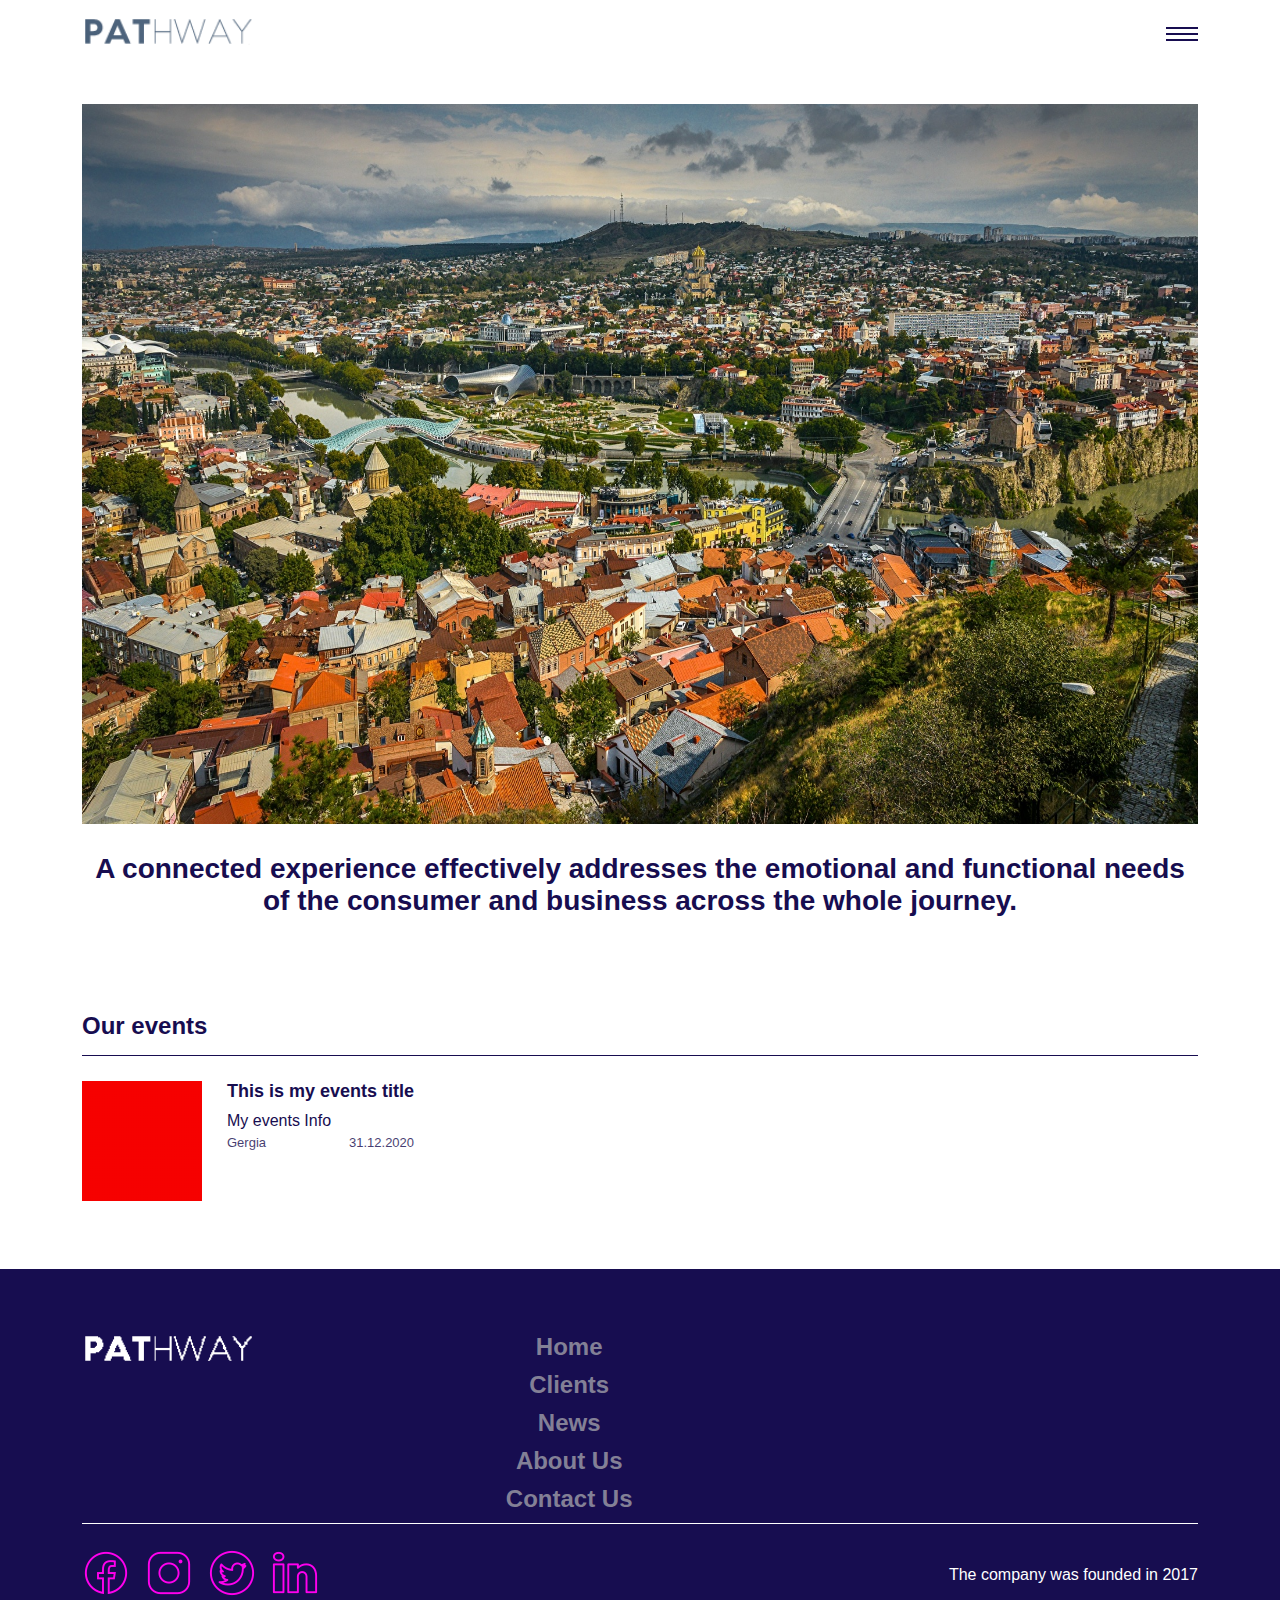
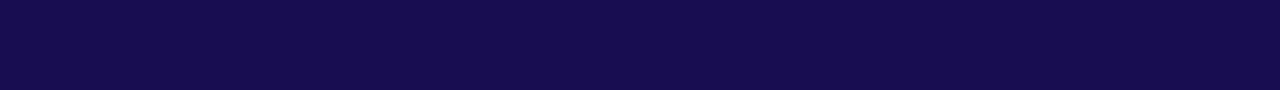
<file: index.html>
<!DOCTYPE html>
<html lang="en">
<head>
    <meta charset="UTF-8">
    <meta http-equiv="X-UA-Compatible" content="IE=edge">
    <meta name="viewport" content="width=device-width, initial-scale=1.0">
    <title>Pathway</title>
    <link rel="stylesheet" href="./assets/css/style.min.css">
    <script src="https://ajax.googleapis.com/ajax/libs/jquery/3.6.1/jquery.min.js"></script>
</head>
<body>
    <header>
        <div class="header_content">
            <div class="header_logo">
                <a href="./index.html">
                    <img src="./assets/images/logo.png" alt="Project">
                </a>
            </div>
            <div class="header_menu">
                <div class="menu">
                    <div></div>
                    <div></div>
                    <div></div>
                </div>
            </div>
        </div>
    </header>
    <aside>
        <div class="menu_content">
            <div class="menu_close">
                <img src="./assets/images/close.png" alt="Project">
            </div>
            <ul class="menu_child">
                <li>
                    <a href="./index.html">Home</a>
                </li>
                <li>
                    <a href="./clients.html">Clients</a>
                </li>
                <li>
                    <a href="./news.html">News</a>
                </li>
                <li>
                    <a href="./aboutUs.html">About Us</a>
                </li>
                <li>
                    <a href="./contactUs.html">Contact Us</a>
                </li>
            </ul>
        </div>
    </aside>
    <section>
        <div class="region_content">
            <img src="./assets/images/tbilisi_1.jpg" alt="Project">
            <p>A connected experience effectively addresses the emotional and functional needs of the consumer and business across the whole journey.</p>
        </div>
        <div class="page_content">
            <div class="title_content">
                <p>Our events</p>
            </div>
            <div class="eventsContent">
                <div class="eventsBox">
                    <div class="eventsIcon">
                        <img src="./assets/images/slide1.png" alt="Project">
                    </div>
                    <div class="eventsInfo_box">
                        <p class="eventsTitle">This is my events title</p>
                        <p class="eventsInfo">My events Info</p>
                        <div class="infoLocation">
                            <p>Gergia</p>
                            <p>31.12.2020</p>
                        </div>
                    </div>
                </div>
            </div>
        </div>
    </section>
    <footer>
        <div class="footer_top">
            <div class="footer_logo">
                <a href="./index.html">
                    <img src="./assets/images/logo_white.png" alt="Project">
                </a>
            </div>
            <ul>
                <li>
                    <a href="./index.html">Home</a>
                </li>
                <li>
                    <a href="./clients.html">Clients</a>
                </li>
                <li>
                    <a href="./news.html">News</a>
                </li>
                <li>
                    <a href="./aboutUs.html">About Us</a>
                </li>
                <li>
                    <a href="./contactUs.html">Contact Us</a>
                </li>
            </ul>
        </div>
        <div class="footer_bot">
            <div class="linksBpx">
                <a href="#">
                    <img src="./assets/images/facebook.png" alt="Project">
                </a>
                <a href="#">
                    <img src="./assets/images/instagram.png" alt="Project">
                </a>
                <a href="#">
                    <img src="./assets/images/twitter.png" alt="Project">
                </a>
                <a href="#">
                    <img src="./assets/images/linkedin.png" alt="Project">
                </a>
            </div>
            <div>
                <p class="companyFounded">The company was founded in 2017</p>
            </div>
        </div>
    </footer>
    <script src="./assets/js/script.js"></script>
</body>
</html>
</file>
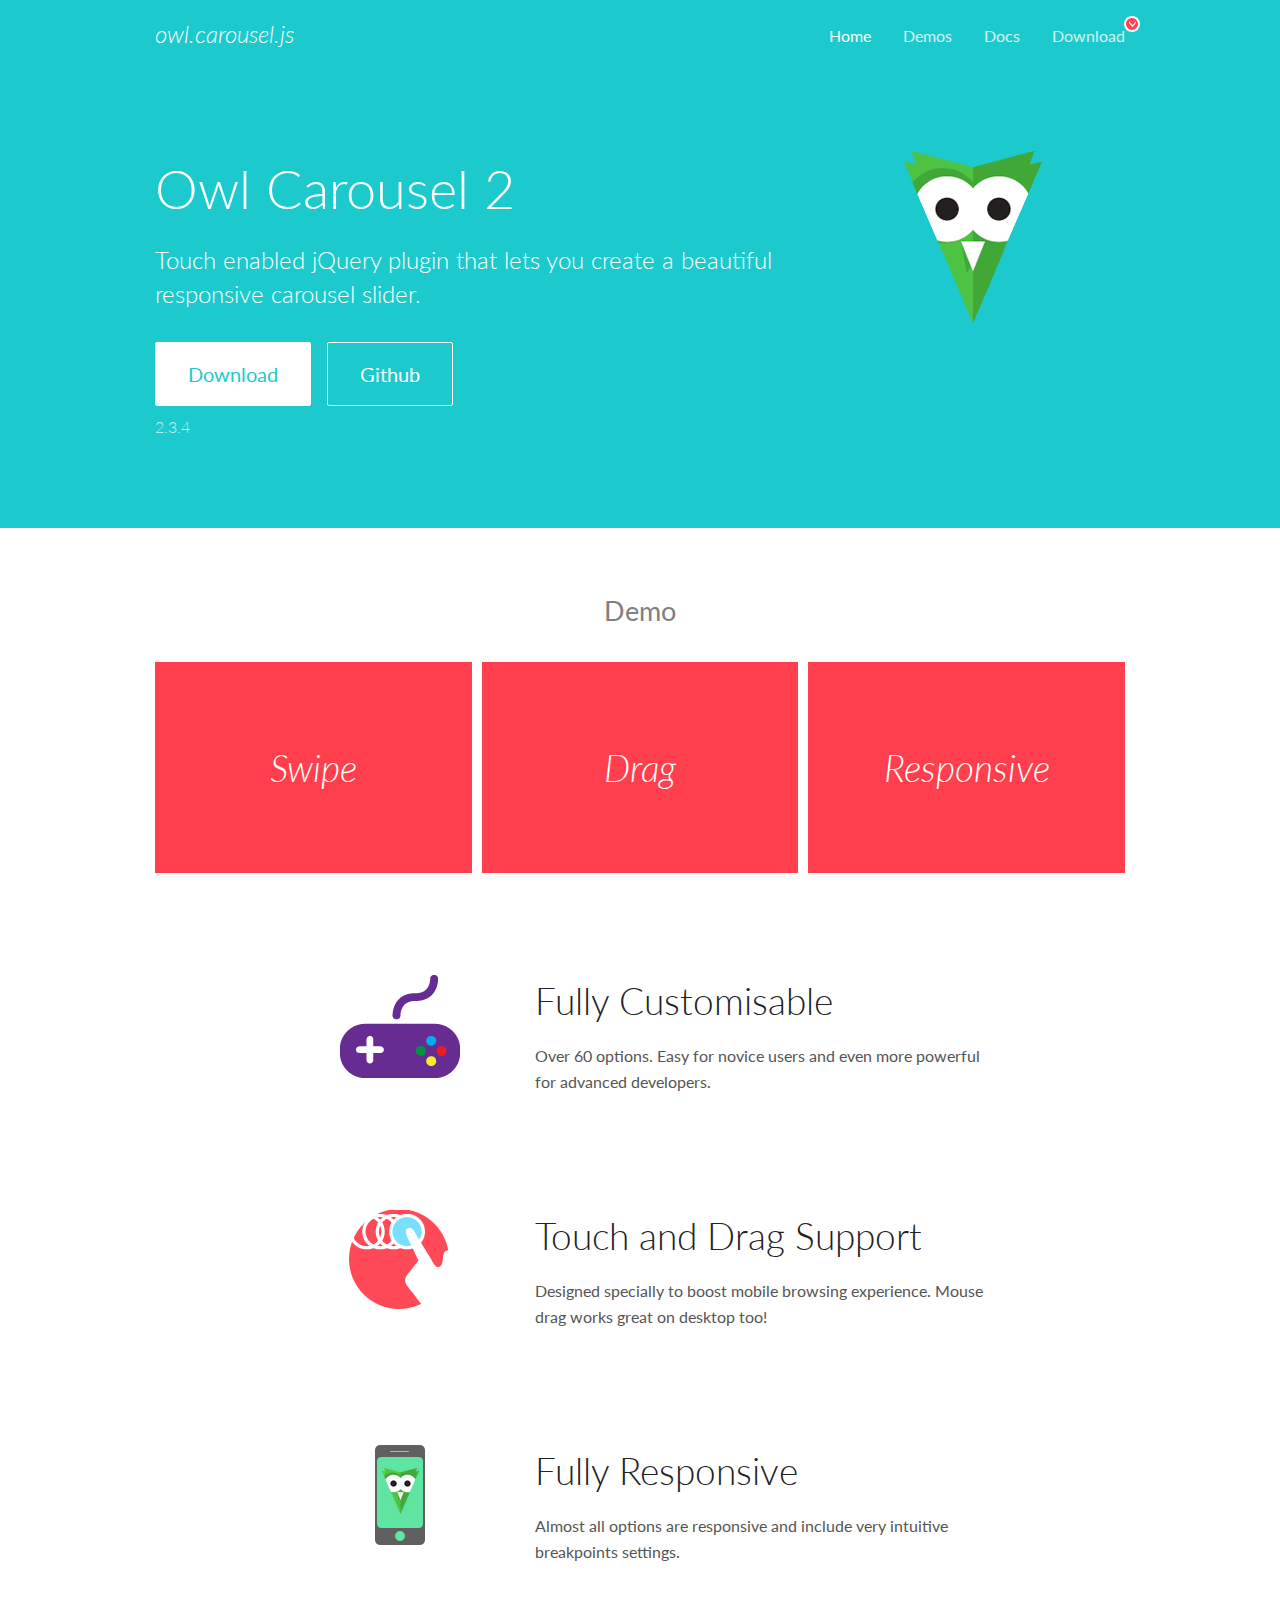
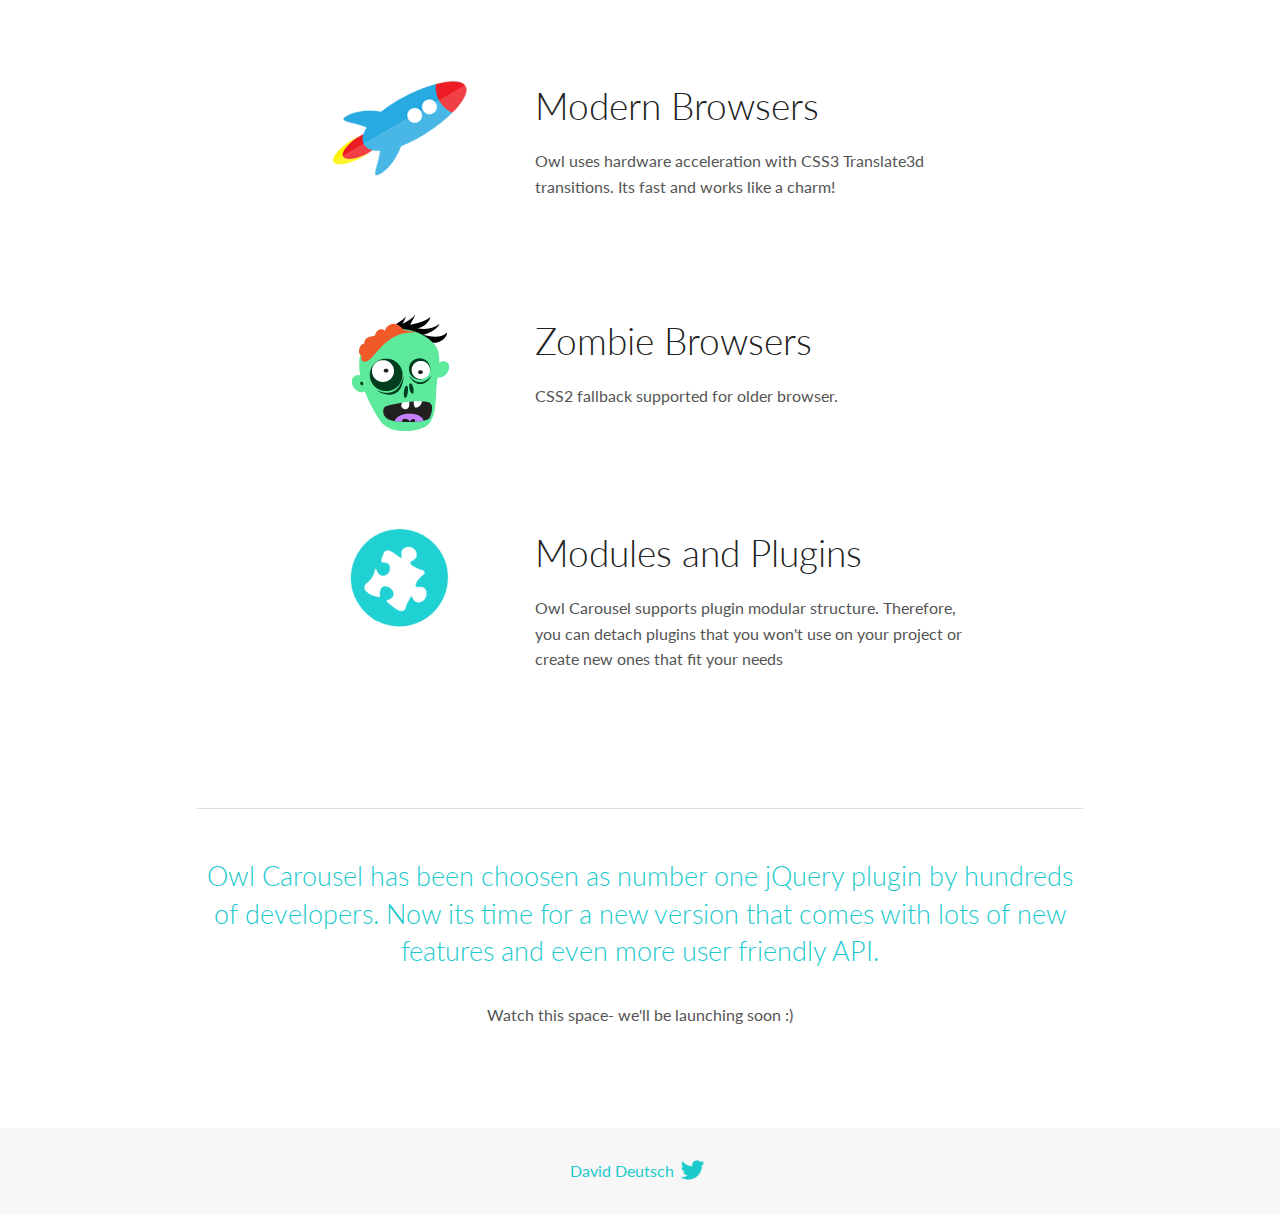
<file: assets/lib/OwlCarousel2-2.3.4/docs/index.html>
<!DOCTYPE html>
<html lang="en">
  <head>

    <!-- head -->
    <meta charset="utf-8">
    <meta name="msapplication-tap-highlight" content="no" />
    <meta name="viewport" content="width=device-width, initial-scale=1.0" />
    <meta name="description" content="Touch enabled jQuery plugin that lets you create beautiful responsive carousel slider.">
    <meta name="author" content="David Deutsch">
    <title>
      Home | Owl Carousel | 2.3.4
    </title>

    <!-- Stylesheets -->
    <link href='https://fonts.googleapis.com/css?family=Lato:300,400,700,400italic,300italic' rel='stylesheet' type='text/css'>
    <link rel="stylesheet" href="assets/css/docs.theme.min.css">

    <!-- Owl Stylesheets -->
    <link rel="stylesheet" href="assets/owlcarousel/assets/owl.carousel.min.css">
    <link rel="stylesheet" href="assets/owlcarousel/assets/owl.theme.default.min.css">

    <!-- HTML5 shim and Respond.js IE8 support of HTML5 elements and media queries -->

    <!--[if lt IE 9]>
      <script src="https://oss.maxcdn.com/libs/html5shiv/3.7.0/html5shiv.js"></script>
      <script src="https://oss.maxcdn.com/libs/respond.js/1.3.0/respond.min.js"></script>
    <![endif]-->

    <!-- Favicons -->
    <link rel="apple-touch-icon-precomposed" sizes="144x144" href="assets/ico/apple-touch-icon-144-precomposed.png">
    <link rel="shortcut icon" href="assets/ico/favicon.png">
    <link rel="shortcut icon" href="favicon.ico">

    <!-- Yeah i know js should not be in header. Its required for demos.-->

    <!-- javascript -->
    <script src="assets/vendors/jquery.min.js"></script>
    <script src="assets/owlcarousel/owl.carousel.js"></script>
  </head>
  <body>

    <!-- header -->
    <header class="header">
      <div class="row">
        <div class="large-12 columns">
          <div class="brand left">
            <h3>
              <a href="/OwlCarousel2/">owl.carousel.js</a> 
            </h3>
          </div>
          <a id="toggle-nav" class="right">
            <span></span> <span></span> <span></span> 
          </a> 
          <div class="nav-bar">
            <ul class="clearfix">
              <li class="active">
                <a href="/OwlCarousel2/index.html">Home</a> 
              </li>
              <li> <a href="/OwlCarousel2/demos/demos.html">Demos</a>  </li>
              <li> <a href="/OwlCarousel2/docs/started-welcome.html">Docs</a>  </li>
              <li>
                <a href="https://github.com/OwlCarousel2/OwlCarousel2/archive/2.3.4.zip">Download</a> 
                <span class="download"></span> 
              </li>
            </ul>
          </div>
        </div>
      </div>
    </header>

    <!-- home panel -->
    <section id="hero">
      <div class="row">
        <div class="large-8 medium-8 columns">
          <h1>Owl Carousel 2</h1>
          <h4>Touch enabled jQuery plugin that lets you create a beautiful responsive carousel slider.</h4>
          <a href="https://github.com/OwlCarousel2/OwlCarousel2/archive/2.3.4.zip" class="hero-button">Download</a> 
          <a href="https://github.com/OwlCarousel2/OwlCarousel2" class="hero-button outline">Github</a> 
          <p>2.3.4</p>
        </div>
        <div class="large-4 medium-4 columns">
          <img class="owl-logo" src="assets/img/owl-logo.png" alt="mr. Owl">
        </div>
      </div>
    </section>

    <!-- body -->
    <div class="home-demo">
      <div class="row">
        <div class="large-12 columns">
          <h3>Demo</h3>
          <div class="owl-carousel">
            <div class="item">
              <h2>Swipe</h2>
            </div>
            <div class="item">
              <h2>Drag</h2>
            </div>
            <div class="item">
              <h2>Responsive</h2>
            </div>
            <div class="item">
              <h2>CSS3</h2>
            </div>
            <div class="item">
              <h2>Fast</h2>
            </div>
            <div class="item">
              <h2>Easy</h2>
            </div>
            <div class="item">
              <h2>Free</h2>
            </div>
            <div class="item">
              <h2>Upgradable</h2>
            </div>
            <div class="item">
              <h2>Tons of options</h2>
            </div>
            <div class="item">
              <h2>Infinity</h2>
            </div>
            <div class="item">
              <h2>Auto Width</h2>
            </div>
          </div>
        </div>
      </div>
    </div>
    <script>
      var owl = $('.owl-carousel');
      owl.owlCarousel({
        margin: 10,
        loop: true,
        responsive: {
          0: {
            items: 1
          },
          600: {
            items: 2
          },
          1000: {
            items: 3
          }
        }
      })
    </script>

    <!-- features -->
    <div id="features">
      <div class="row">
        <div class="small-12 medium-9 small-centered columns">
          <section class="row feature">
            <div class="medium-4 small-12 columns">
              <img src="assets/img/feature-options.png" alt="">
            </div>
            <div class="medium-8 small-12 columns">
              <h2>Fully Customisable</h2>
              <p>Over 60 options. Easy for novice users and even more powerful for advanced developers.</p>
            </div>
          </section>
          <section class="row feature">
            <div class="medium-4 small-12 columns">
              <img src="assets/img/feature-drag.png" alt="">
            </div>
            <div class="medium-8 small-12 columns">
              <h2>Touch and Drag Support</h2>
              <p>Designed specially to boost mobile browsing experience. Mouse drag works great on desktop too!</p>
            </div>
          </section>
          <section class="row feature">
            <div class="medium-4 small-12 columns">
              <img src="assets/img/feature-responsive.png" alt="">
            </div>
            <div class="medium-8 small-12 columns">
              <h2>Fully Responsive</h2>
              <p>Almost all options are responsive and include very intuitive breakpoints settings.</p>
            </div>
          </section>
          <section class="row feature">
            <div class="medium-4 small-12 columns">
              <img src="assets/img/feature-modern.png" alt="">
            </div>
            <div class="medium-8 small-12 columns">
              <h2>Modern Browsers</h2>
              <p>Owl uses hardware acceleration with CSS3 Translate3d transitions. Its fast and works like a charm! </p>
            </div>
          </section>
          <section class="row feature">
            <div class="medium-4 small-12 columns">
              <img src="assets/img/feature-zombie.png" alt="">
            </div>
            <div class="medium-8 small-12 columns">
              <h2>Zombie Browsers</h2>
              <p>CSS2 fallback supported for older browser.</p>
            </div>
          </section>
          <section class="row feature">
            <div class="medium-4 small-12 columns">
              <img src="assets/img/feature-module.png" alt="">
            </div>
            <div class="medium-8 small-12 columns">
              <h2>Modules and Plugins</h2>
              <p>Owl Carousel supports plugin modular structure. Therefore, you can detach plugins that you won&#x27;t use on your project or create new ones that fit your needs</p>
            </div>
          </section>
        </div>
      </div>
    </div>

    <!-- footer -->
    <section id="teaser-text">
      <div class="row">
        <div class="small-12 medium-11 small-centered columns">
          <hr>
          <h3 id="owl-carousel-has-been-choosen-as-number-one-jquery-plugin-by-hundreds-of-developers-now-its-time-for-a-new-version-that-comes-with-lots-of-new-features-and-even-more-user-friendly-api-">Owl Carousel has been choosen as number one jQuery plugin by hundreds of developers. Now its time for a new version that comes with lots of new features and even more user friendly API.</h3>
          <p>Watch this space- we&#39;ll be launching soon :)</p>
        </div>
      </div>
    </section>

    <!-- footer -->
    <footer class="footer">
      <div class="row">
        <div class="large-12 columns">
          <h5>
            <a href="/OwlCarousel2/docs/support-contact.html">David Deutsch</a> 
            <a id="custom-tweet-button" href="https://twitter.com/share?url=https://github.com/OwlCarousel2/OwlCarousel2&text=Owl Carousel - This is so awesome! " target="_blank"></a> 
          </h5>
        </div>
      </div>
    </footer>

    <!-- vendors -->
    <script src="assets/vendors/highlight.js"></script>
    <script src="assets/js/app.js"></script>
  </body>
</html>
</file>
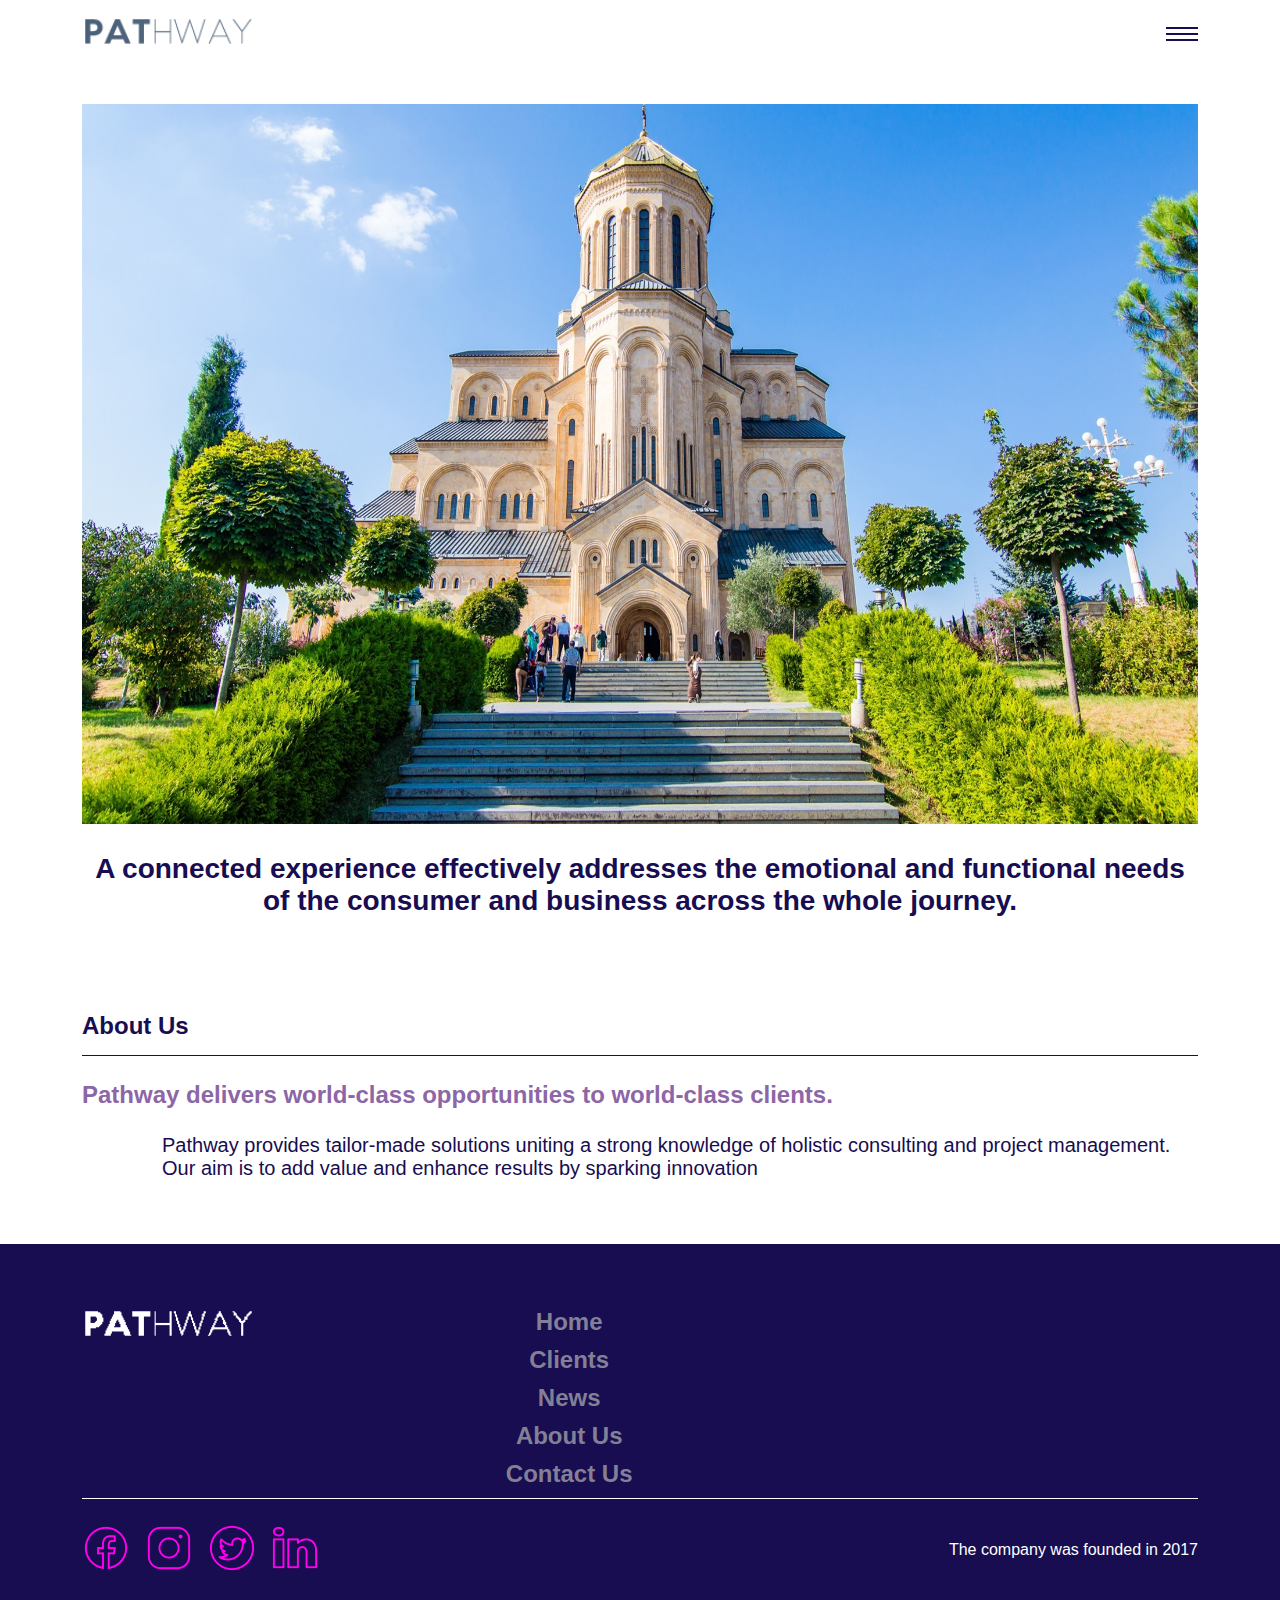
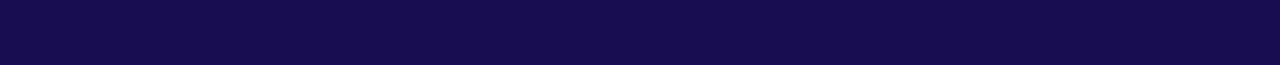
<file: aboutUs.html>
<!DOCTYPE html>
<html lang="en">
<head>
    <meta charset="UTF-8">
    <meta http-equiv="X-UA-Compatible" content="IE=edge">
    <meta name="viewport" content="width=device-width, initial-scale=1.0">
    <title>Pathway</title>
    <link rel="stylesheet" href="./assets/css/style.min.css">
    <script src="https://ajax.googleapis.com/ajax/libs/jquery/3.6.1/jquery.min.js"></script>
</head>
<body>
    <header>
        <div class="header_content">
            <div class="header_logo">
                <a href="./index.html">
                    <img src="./assets/images/logo.png" alt="Project">
                </a>
            </div>
            <div class="header_menu">
                <div class="menu">
                    <div></div>
                    <div></div>
                    <div></div>
                </div>
            </div>
        </div>
    </header>
    <aside>
        <div class="menu_content">
            <div class="menu_close">
                <img src="./assets/images/close.png" alt="Project">
            </div>
            <ul class="menu_child">
                <li>
                    <a href="./index.html">Home</a>
                </li>
                <li>
                    <a href="./clients.html">Clients</a>
                </li>
                <li>
                    <a href="./news.html">News</a>
                </li>
                <li>
                    <a href="./aboutUs.html">About Us</a>
                </li>
                <li>
                    <a href="./contactUs.html">Contact Us</a>
                </li>
            </ul>
        </div>
    </aside>
    <section>
        <div class="region_content">
            <img src="./assets/images/tbilisi_5.jpg" alt="Project">
            <p>A connected experience effectively addresses the emotional and functional needs of the consumer and business across the whole journey.</p>
        </div>
        <div class="page_content">
            <div class="title_content">
                <p>About Us</p>
            </div>
            <div class="info_content">
                <p class="info_title">Pathway delivers world-class opportunities to world-class clients.</p>
                <div class="info_text">
                    <p>Pathway provides tailor-made solutions  uniting a strong knowledge of holistic consulting and project management.
                        Our aim is to add value and enhance  results by sparking innovation</p>
                </div>
            </div>
        </div>
    </section>
    <footer>
        <div class="footer_top">
            <div class="footer_logo">
                <a href="./index.html">
                    <img src="./assets/images/logo_white.png" alt="Project">
                </a>
            </div>
            <ul>
                <li>
                    <a href="./index.html">Home</a>
                </li>
                <li>
                    <a href="./clients.html">Clients</a>
                </li>
                <li>
                    <a href="./news.html">News</a>
                </li>
                <li>
                    <a href="./aboutUs.html">About Us</a>
                </li>
                <li>
                    <a href="./contactUs.html">Contact Us</a>
                </li>
            </ul>
        </div>
        <div class="footer_bot">
            <div class="linksBpx">
                <a href="#">
                    <img src="./assets/images/facebook.png" alt="Project">
                </a>
                <a href="#">
                    <img src="./assets/images/instagram.png" alt="Project">
                </a>
                <a href="#">
                    <img src="./assets/images/twitter.png" alt="Project">
                </a>
                <a href="#">
                    <img src="./assets/images/linkedin.png" alt="Project">
                </a>
            </div>
            <div>
                <p class="companyFounded">The company was founded in 2017</p>
            </div>
        </div>
    </footer>
    <script src="./assets/js/script.js"></script>
</body>
</html>
</file>
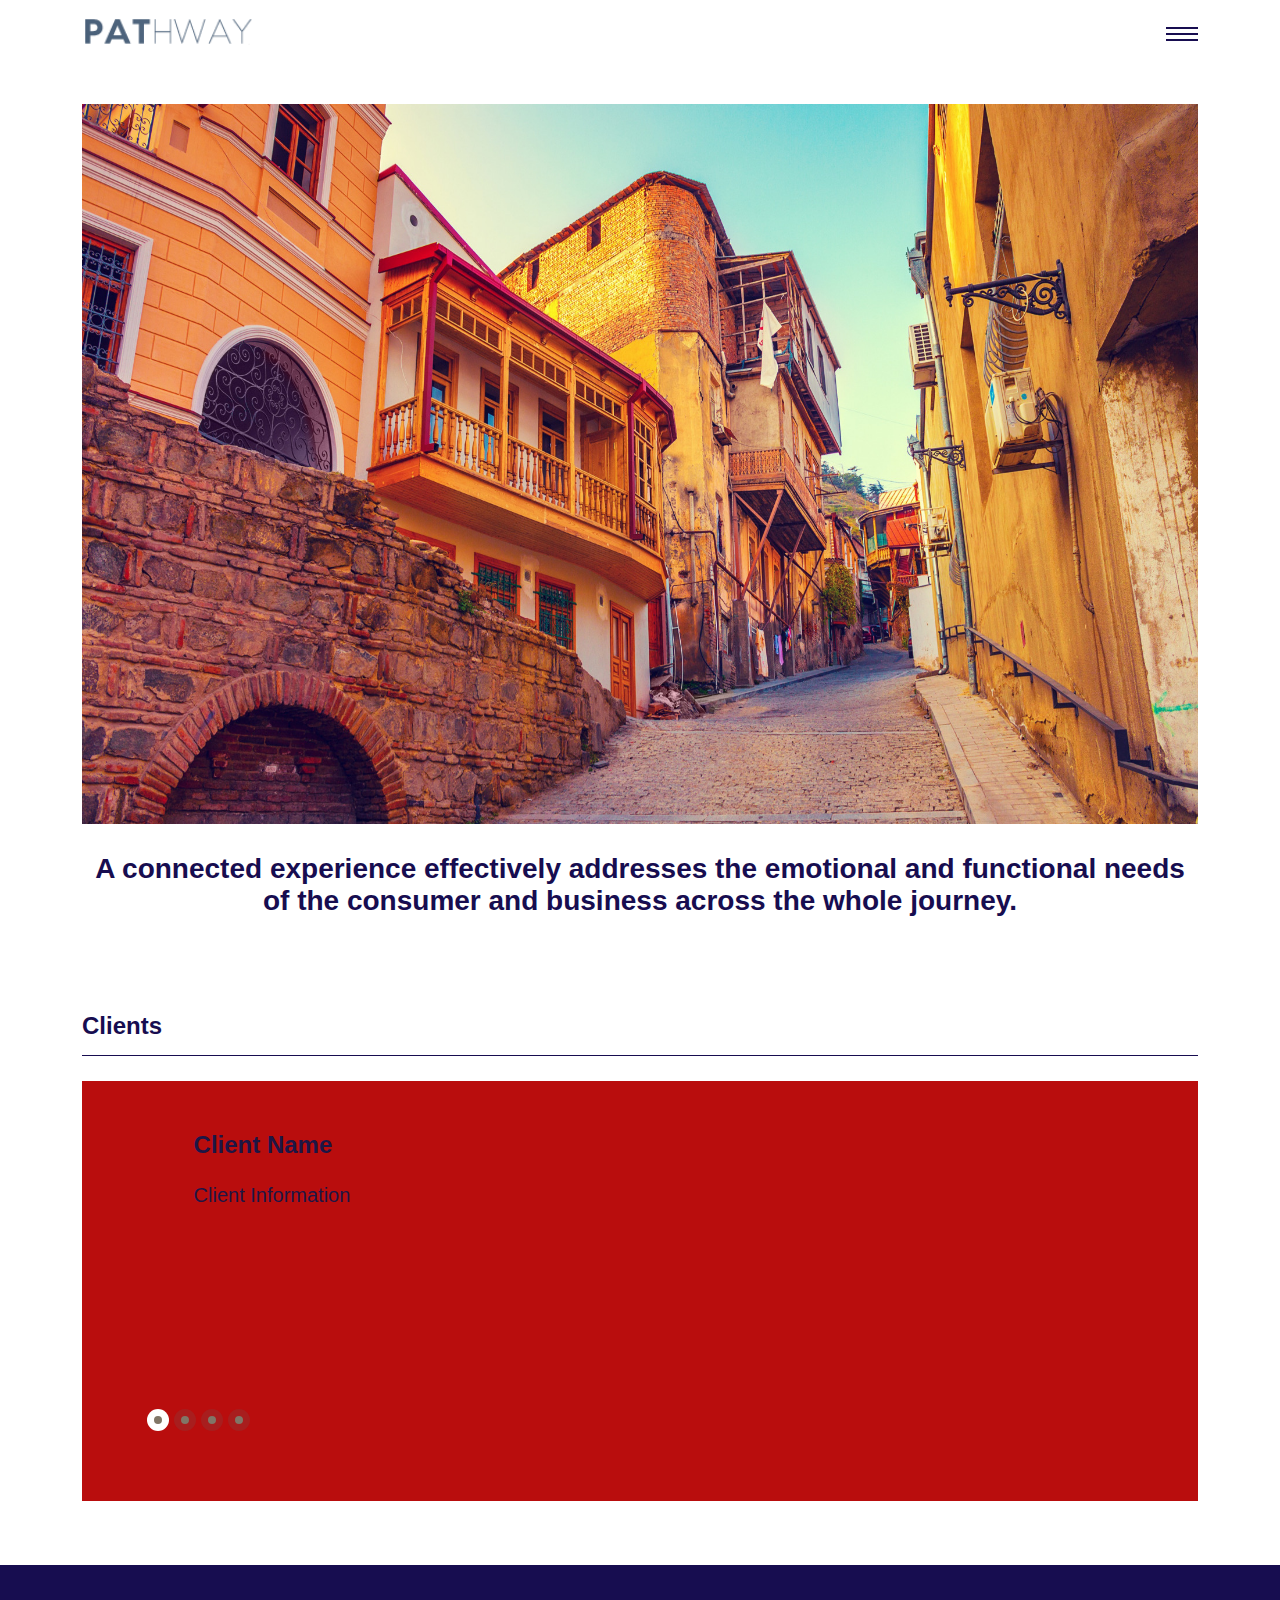
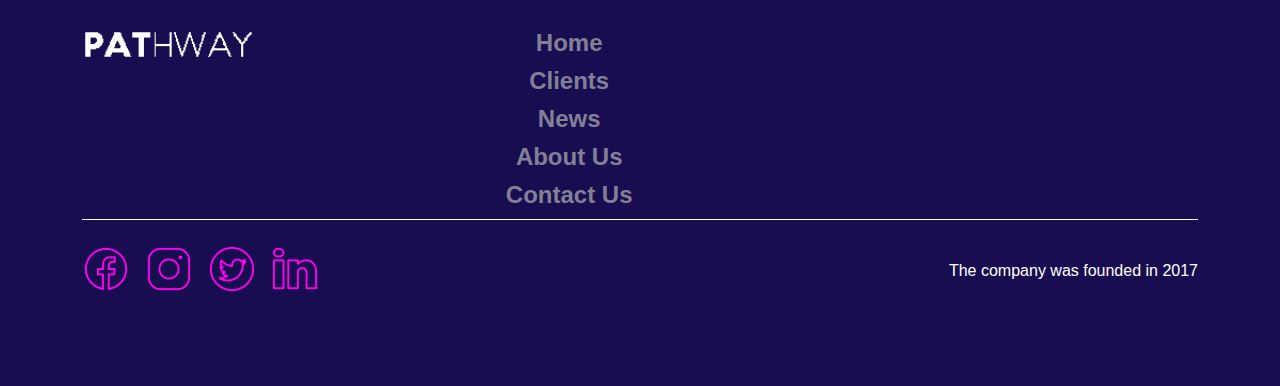
<file: clients.html>
<!DOCTYPE html>
<html lang="en">
<head>
    <meta charset="UTF-8">
    <meta http-equiv="X-UA-Compatible" content="IE=edge">
    <meta name="viewport" content="width=device-width, initial-scale=1.0">
    <title>Pathway</title>
    <link rel="stylesheet" href="./assets/css/style.min.css">
    <script src="https://ajax.googleapis.com/ajax/libs/jquery/3.6.1/jquery.min.js"></script>
    <script type="text/javascript" src="./assets/lib/OwlCarousel2-2.3.4/dist/owl.carousel.min.js" asp-append-version="true"></script>
</head>
<body>
    <header>
        <div class="header_content">
            <div class="header_logo">
                <a href="./index.html">
                    <img src="./assets/images/logo.png" alt="Project">
                </a>
            </div>
            <div class="header_menu">
                <div class="menu">
                    <div></div>
                    <div></div>
                    <div></div>
                </div>
            </div>
        </div>
    </header>
    <aside>
        <div class="menu_content">
            <div class="menu_close">
                <img src="./assets/images/close.png" alt="Project">
            </div>
            <ul class="menu_child">
                <li>
                    <a href="./index.html">Home</a>
                </li>
                <li>
                    <a href="./clients.html">Clients</a>
                </li>
                <li>
                    <a href="./news.html">News</a>
                </li>
                <li>
                    <a href="./aboutUs.html">About Us</a>
                </li>
                <li>
                    <a href="./contactUs.html">Contact Us</a>
                </li>
            </ul>
        </div>
    </aside>
    <section>
        <div class="region_content">
            <img src="./assets/images/tbilisi_2.jpg" alt="Project">
            <p>A connected experience effectively addresses the emotional and functional needs of the consumer and business across the whole journey.</p>
        </div>
        <div class="page_content">
            <div class="title_content">
                <p>Clients</p>
            </div>
            <div class="slideBox">
                <div class="slideBox">
                    <div class="owl-carousel owl-theme">
                        <div class="itam slide_box" style="background-image: url('./assets/images/slide1.png')">
                            <div class="clinet_slide">
                                <P class="slideTitle">Client Name</P>
                                <p class="slideInfo">Client Information</p>
                            </div>
                        </div>
                        <div class="itam slide_box" style="background-image: url('./assets/images/slide2.png')">
                            <div class="clinet_slide">
                                <P class="slideTitle">Client Name</P>
                                <p class="slideInfo">Client Information</p>
                            </div>
                        </div>
                        <div class="itam slide_box" style="background-image: url('./assets/images/slide3.png')">
                            <div class="clinet_slide">
                                <P class="slideTitle">Client Name</P>
                                <p class="slideInfo">Client Information</p>
                            </div>
                        </div>
                        <div class="itam slide_box" style="background-image: url('./assets/images/slide4.png')">
                            <div class="clinet_slide">
                                <P class="slideTitle">Client Name</P>
                                <p class="slideInfo">Client Information</p>
                            </div>
                        </div>
                    </div>
                </div>
            </div>
        </div>
    </section>
    <footer>
        <div class="footer_top">
            <div class="footer_logo">
                <a href="./index.html">
                    <img src="./assets/images/logo_white.png" alt="Project">
                </a>
            </div>
            <ul>
                <li>
                    <a href="./index.html">Home</a>
                </li>
                <li>
                    <a href="./clients.html">Clients</a>
                </li>
                <li>
                    <a href="./news.html">News</a>
                </li>
                <li>
                    <a href="./aboutUs.html">About Us</a>
                </li>
                <li>
                    <a href="./contactUs.html">Contact Us</a>
                </li>
            </ul>
        </div>
        <div class="footer_bot">
            <div class="linksBpx">
                <a href="#">
                    <img src="./assets/images/facebook.png" alt="Project">
                </a>
                <a href="#">
                    <img src="./assets/images/instagram.png" alt="Project">
                </a>
                <a href="#">
                    <img src="./assets/images/twitter.png" alt="Project">
                </a>
                <a href="#">
                    <img src="./assets/images/linkedin.png" alt="Project">
                </a>
            </div>
            <div>
                <p class="companyFounded">The company was founded in 2017</p>
            </div>
        </div>
    </footer>
    <script src="./assets/js/script.js"></script>
    <script>
        //region Slide Functions
        $('.owl-carousel').owlCarousel({
            nav: false,
            loop: true,
            dots: true,
            margin: 0,
            center: true,
            items: 1,
            mouseDrag: true,
            autoplay: true,
            autoplayTimeout: 10000
        });
    </script>
</body>
</html>
</file>
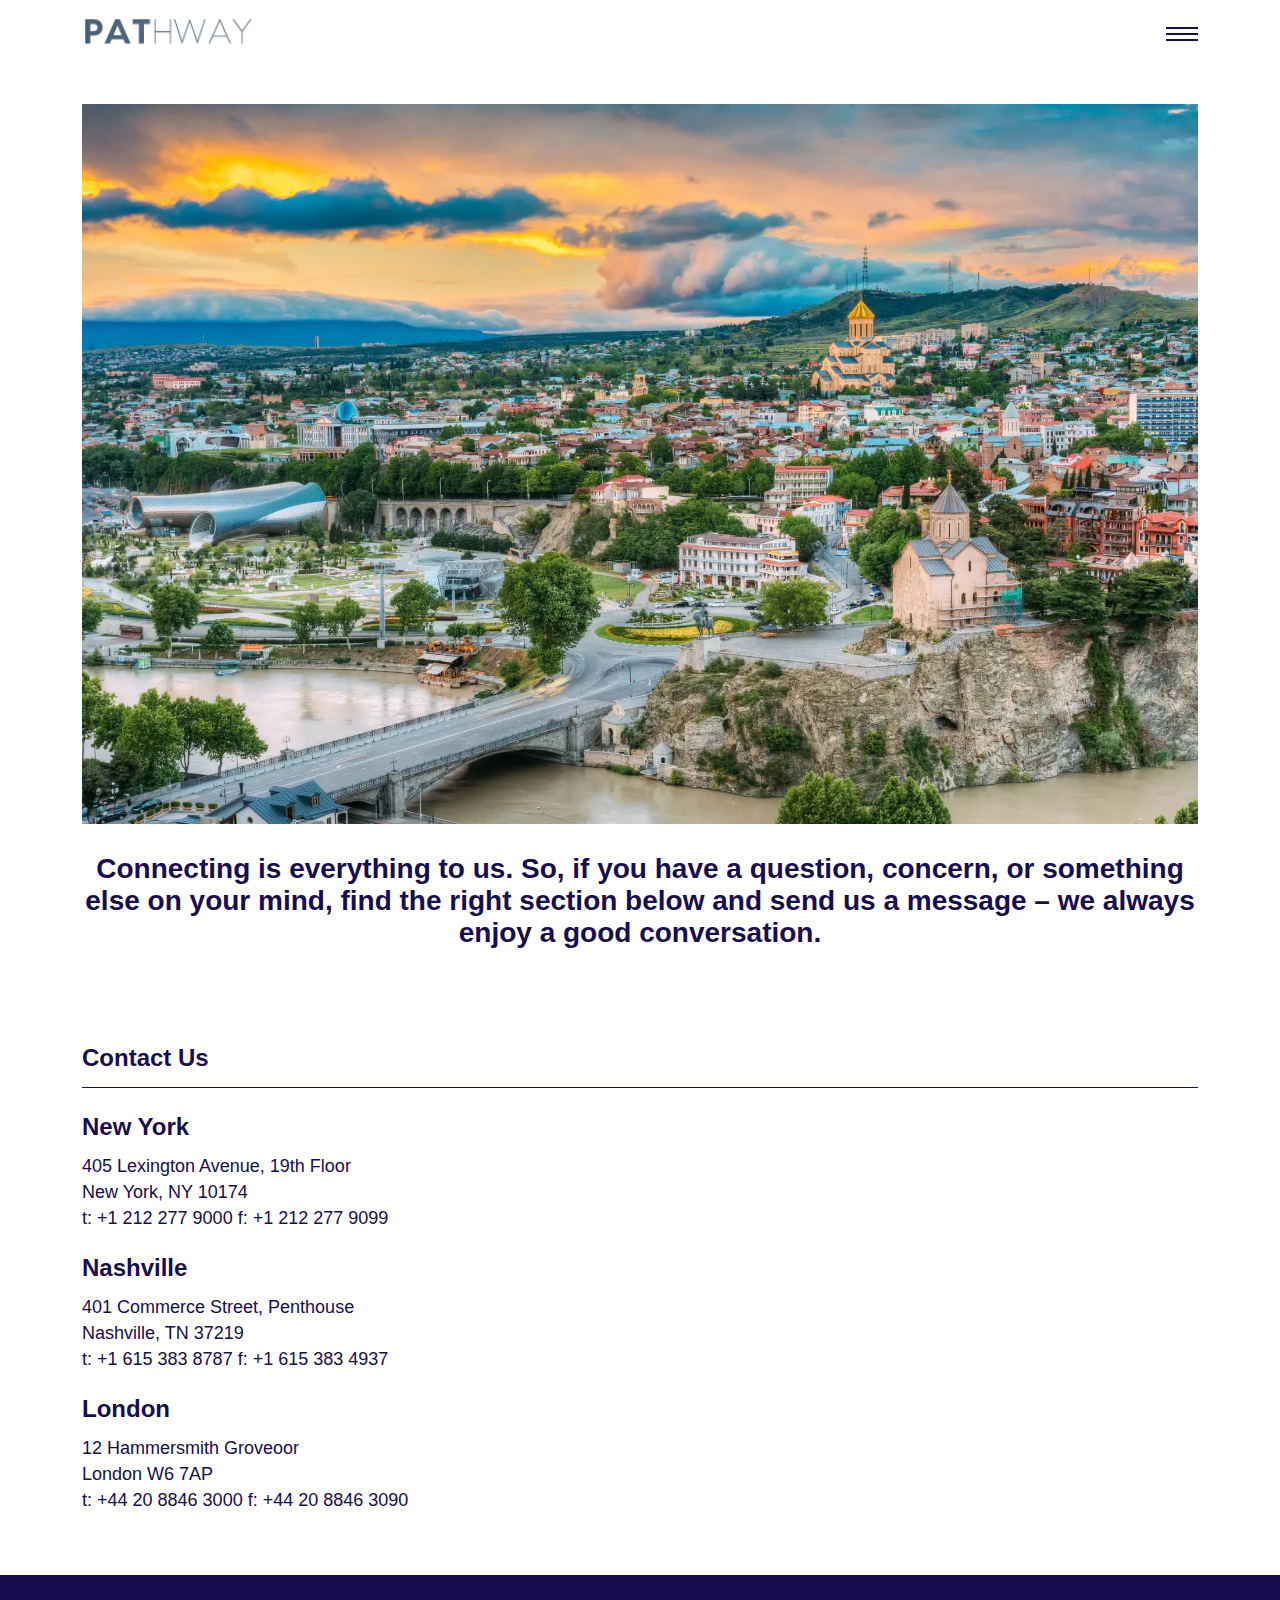
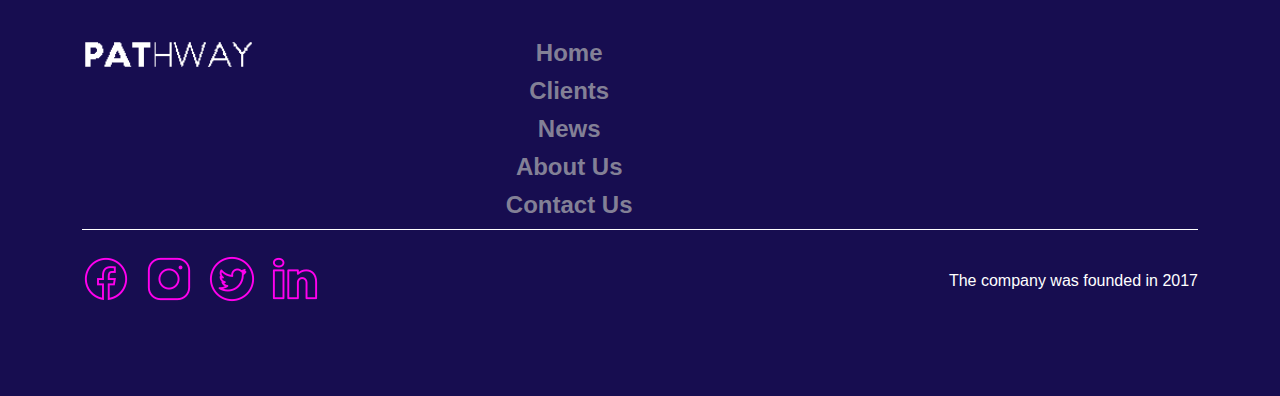
<file: contactUs.html>
<!DOCTYPE html>
<html lang="en">
<head>
    <meta charset="UTF-8">
    <meta http-equiv="X-UA-Compatible" content="IE=edge">
    <meta name="viewport" content="width=device-width, initial-scale=1.0">
    <title>Pathway</title>
    <link rel="stylesheet" href="./assets/css/style.min.css">
    <script src="https://ajax.googleapis.com/ajax/libs/jquery/3.6.1/jquery.min.js"></script>
</head>
<body>
    <header>
        <div class="header_content">
            <div class="header_logo">
                <a href="./index.html">
                    <img src="./assets/images/logo.png" alt="Project">
                </a>
            </div>
            <div class="header_menu">
                <div class="menu">
                    <div></div>
                    <div></div>
                    <div></div>
                </div>
            </div>
        </div>
    </header>
    <aside>
        <div class="menu_content">
            <div class="menu_close">
                <img src="./assets/images/close.png" alt="Project">
            </div>
            <ul class="menu_child">
                <li>
                    <a href="./index.html">Home</a>
                </li>
                <li>
                    <a href="./clients.html">Clients</a>
                </li>
                <li>
                    <a href="./news.html">News</a>
                </li>
                <li>
                    <a href="./aboutUs.html">About Us</a>
                </li>
                <li>
                    <a href="./contactUs.html">Contact Us</a>
                </li>
            </ul>
        </div>
    </aside>
    <section>
        <div class="region_content">
            <img src="./assets/images/tbilisi_3.webp" alt="Project">
            <p>Connecting is everything to us. So, if you have a question, concern, or something else on your mind, find the right section below and send us a message – we always enjoy a good conversation.</p>
        </div>
        <div class="page_content">
            <div class="title_content">
                <p>Contact Us</p>
            </div>
            <div class="contactBox">
                <div class="addresBox">
                    <p class="addresTitl">New York</p>
                    <div class="addresInfoBox">
                        <div class="addresInfo">
                            <p>405 Lexington Avenue, 19th Floor</p>
                            <p>New York, NY 10174</p>
                            <p>t: +1 212 277 9000 f: +1 212 277 9099</p>
                        </div>
                    </div>
                </div>
                <div class="addresBox">
                    <p class="addresTitl">Nashville</p>
                    <div class="addresInfoBox">
                        <div class="addresInfo">
                            <p>401 Commerce Street, Penthouse</p>
                            <p>Nashville, TN 37219</p>
                            <p>t: +1 615 383 8787 f: +1 615 383 4937</p>
                        </div>
                    </div>
                </div>
                <div class="addresBox">
                    <p class="addresTitl">London</p>
                    <div class="addresInfoBox">
                        <div class="addresInfo">
                            <p>12 Hammersmith Groveoor</p>
                            <p>London W6 7AP</p>
                            <p>t: +44 20 8846 3000 f: +44 20 8846 3090</p>
                        </div>
                    </div>
                </div>
            </div>
        </div>
    </section>
    <footer>
        <div class="footer_top">
            <div class="footer_logo">
                <a href="./index.html">
                    <img src="./assets/images/logo_white.png" alt="Project">
                </a>
            </div>
            <ul>
                <li>
                    <a href="./index.html">Home</a>
                </li>
                <li>
                    <a href="./clients.html">Clients</a>
                </li>
                <li>
                    <a href="./news.html">News</a>
                </li>
                <li>
                    <a href="./aboutUs.html">About Us</a>
                </li>
                <li>
                    <a href="./contactUs.html">Contact Us</a>
                </li>
            </ul>
        </div>
        <div class="footer_bot">
            <div class="linksBpx">
                <a href="#">
                    <img src="./assets/images/facebook.png" alt="Project">
                </a>
                <a href="#">
                    <img src="./assets/images/instagram.png" alt="Project">
                </a>
                <a href="#">
                    <img src="./assets/images/twitter.png" alt="Project">
                </a>
                <a href="#">
                    <img src="./assets/images/linkedin.png" alt="Project">
                </a>
            </div>
            <div>
                <p class="companyFounded">The company was founded in 2017</p>
            </div>
        </div>
    </footer>
    <script src="./assets/js/script.js"></script>
</body>
</html>
</file>
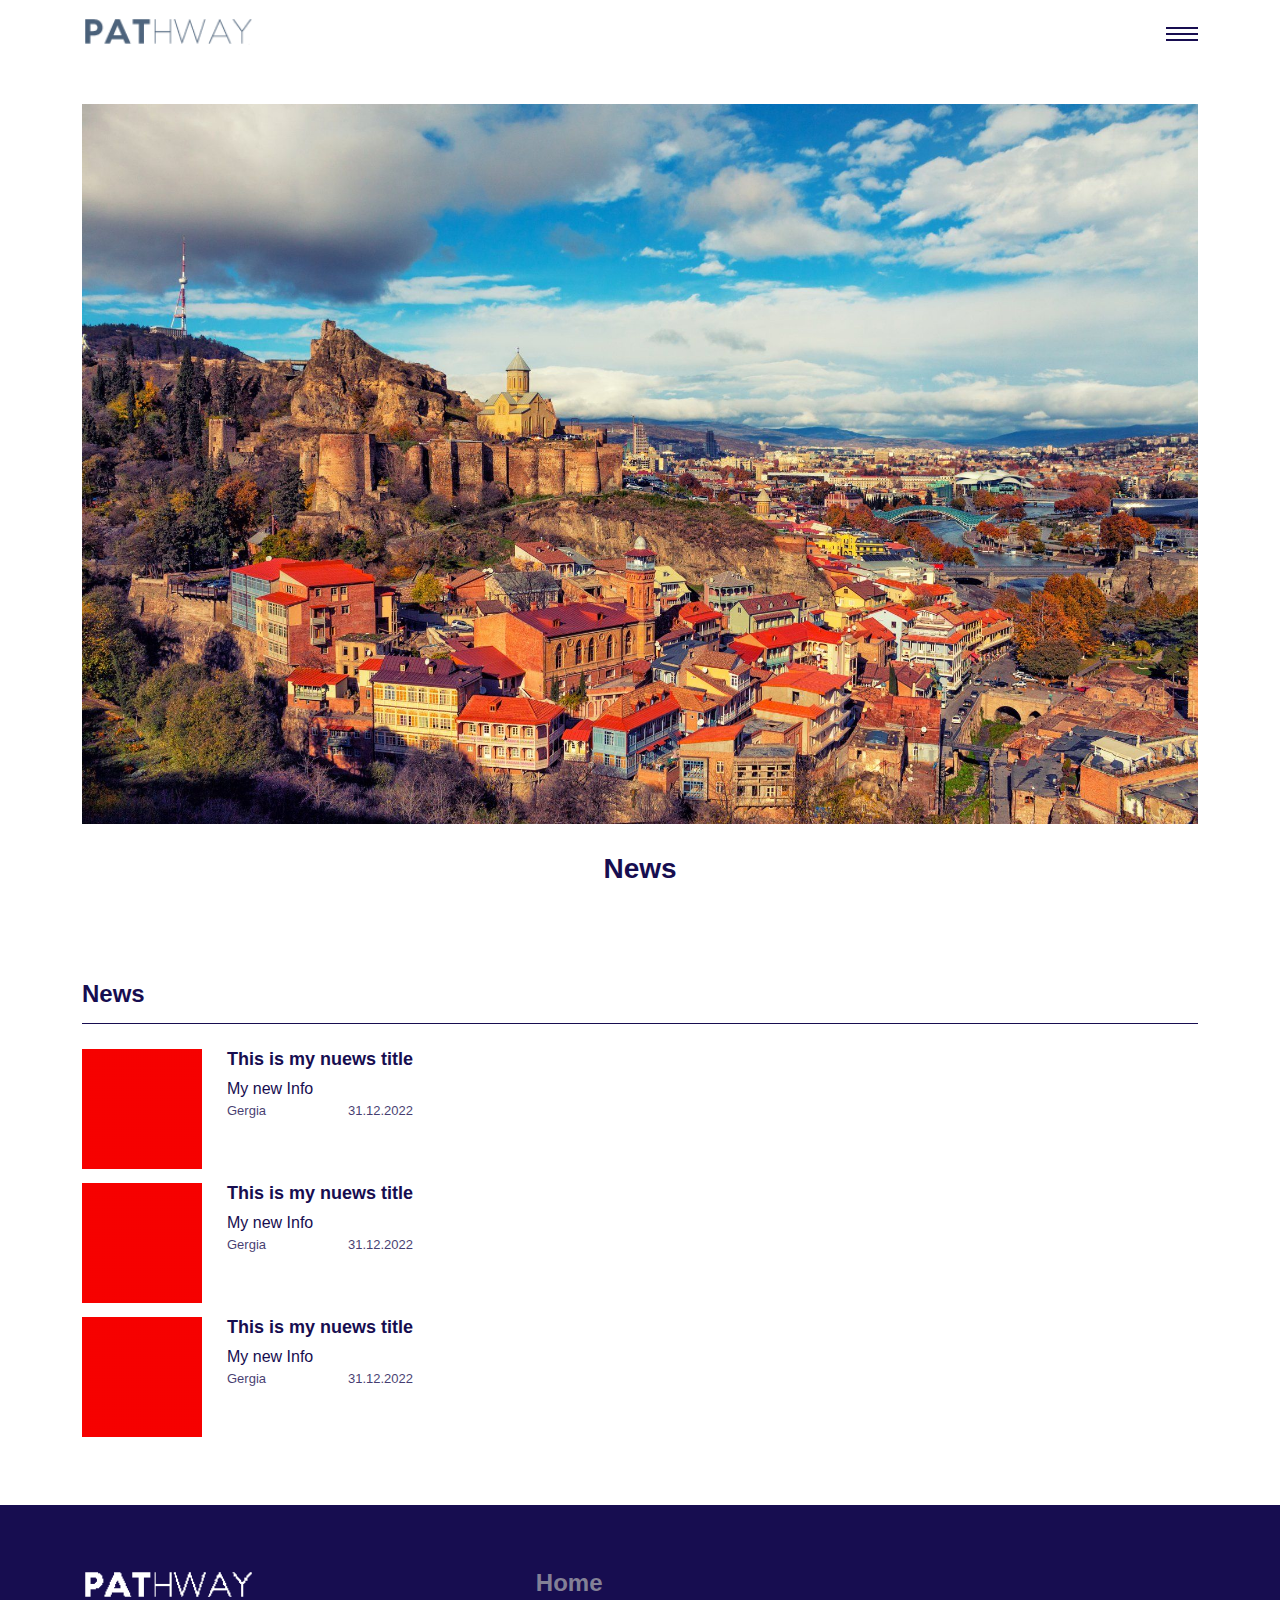
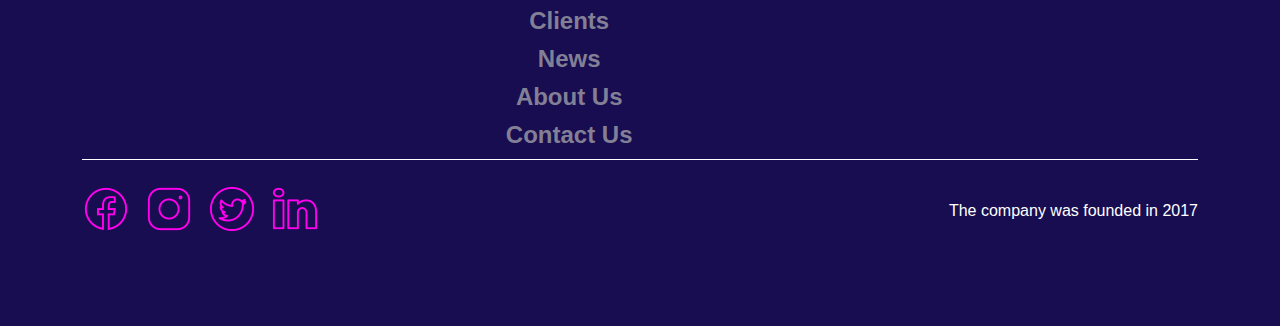
<file: news.html>
<!DOCTYPE html>
<html lang="en">
<head>
    <meta charset="UTF-8">
    <meta http-equiv="X-UA-Compatible" content="IE=edge">
    <meta name="viewport" content="width=device-width, initial-scale=1.0">
    <title>Pathway</title>
    <link rel="stylesheet" href="./assets/css/style.min.css">
    <script src="https://ajax.googleapis.com/ajax/libs/jquery/3.6.1/jquery.min.js"></script>
</head>
<body>
    <header>
        <div class="header_content">
            <div class="header_logo">
                <a href="./index.html">
                    <img src="./assets/images/logo.png" alt="Project">
                </a>
            </div>
            <div class="header_menu">
                <div class="menu">
                    <div></div>
                    <div></div>
                    <div></div>
                </div>
            </div>
        </div>
    </header>
    <aside>
        <div class="menu_content">
            <div class="menu_close">
                <img src="./assets/images/close.png" alt="Project">
            </div>
            <ul class="menu_child">
                <li>
                    <a href="./index.html">Home</a>
                </li>
                <li>
                    <a href="./clients.html">Clients</a>
                </li>
                <li>
                    <a href="./news.html">News</a>
                </li>
                <li>
                    <a href="./aboutUs.html">About Us</a>
                </li>
                <li>
                    <a href="./contactUs.html">Contact Us</a>
                </li>
            </ul>
        </div>
    </aside>
    <section>
        <div class="region_content">
            <img src="./assets/images/tbilisi_4.jpg" alt="Project">
            <p>News</p>
        </div>
        <div class="page_content">
            <div class="title_content">
                <p>News</p>
            </div>
            <div class="newsContent">
                <div class="newsBox">
                    <div class="newIcon">
                        <img src="./assets/images/slide1.png" alt="Project">
                    </div>
                    <div class="newsInfo_box">
                        <p class="newsTitle">This is my nuews title</p>
                        <p class="newsInfo">My new Info</p>
                        <div class="infoLocation">
                            <p>Gergia</p>
                            <p>31.12.2022</p>
                        </div>
                    </div>
                </div>
                <div class="newsBox">
                    <div class="newIcon">
                        <img src="./assets/images/slide1.png" alt="Project">
                    </div>
                    <div class="newsInfo_box">
                        <p class="newsTitle">This is my nuews title</p>
                        <p class="newsInfo">My new Info</p>
                        <div class="infoLocation">
                            <p>Gergia</p>
                            <p>31.12.2022</p>
                        </div>
                    </div>
                </div>
                <div class="newsBox">
                    <div class="newIcon">
                        <img src="./assets/images/slide1.png" alt="Project">
                    </div>
                    <div class="newsInfo_box">
                        <p class="newsTitle">This is my nuews title</p>
                        <p class="newsInfo">My new Info</p>
                        <div class="infoLocation">
                            <p>Gergia</p>
                            <p>31.12.2022</p>
                        </div>
                    </div>
                </div>
            </div>
        </div>
    </section>
    <footer>
        <div class="footer_top">
            <div class="footer_logo">
                <a href="./index.html">
                    <img src="./assets/images/logo_white.png" alt="Project">
                </a>
            </div>
            <ul>
                <li>
                    <a href="./index.html">Home</a>
                </li>
                <li>
                    <a href="./clients.html">Clients</a>
                </li>
                <li>
                    <a href="./news.html">News</a>
                </li>
                <li>
                    <a href="./aboutUs.html">About Us</a>
                </li>
                <li>
                    <a href="./contactUs.html">Contact Us</a>
                </li>
            </ul>
        </div>
        <div class="footer_bot">
            <div class="linksBpx">
                <a href="#">
                    <img src="./assets/images/facebook.png" alt="Project">
                </a>
                <a href="#">
                    <img src="./assets/images/instagram.png" alt="Project">
                </a>
                <a href="#">
                    <img src="./assets/images/twitter.png" alt="Project">
                </a>
                <a href="#">
                    <img src="./assets/images/linkedin.png" alt="Project">
                </a>
            </div>
            <div>
                <p class="companyFounded">The company was founded in 2017</p>
            </div>
        </div>
    </footer>
    <script src="./assets/js/script.js"></script>
</body>
</html>
</file>
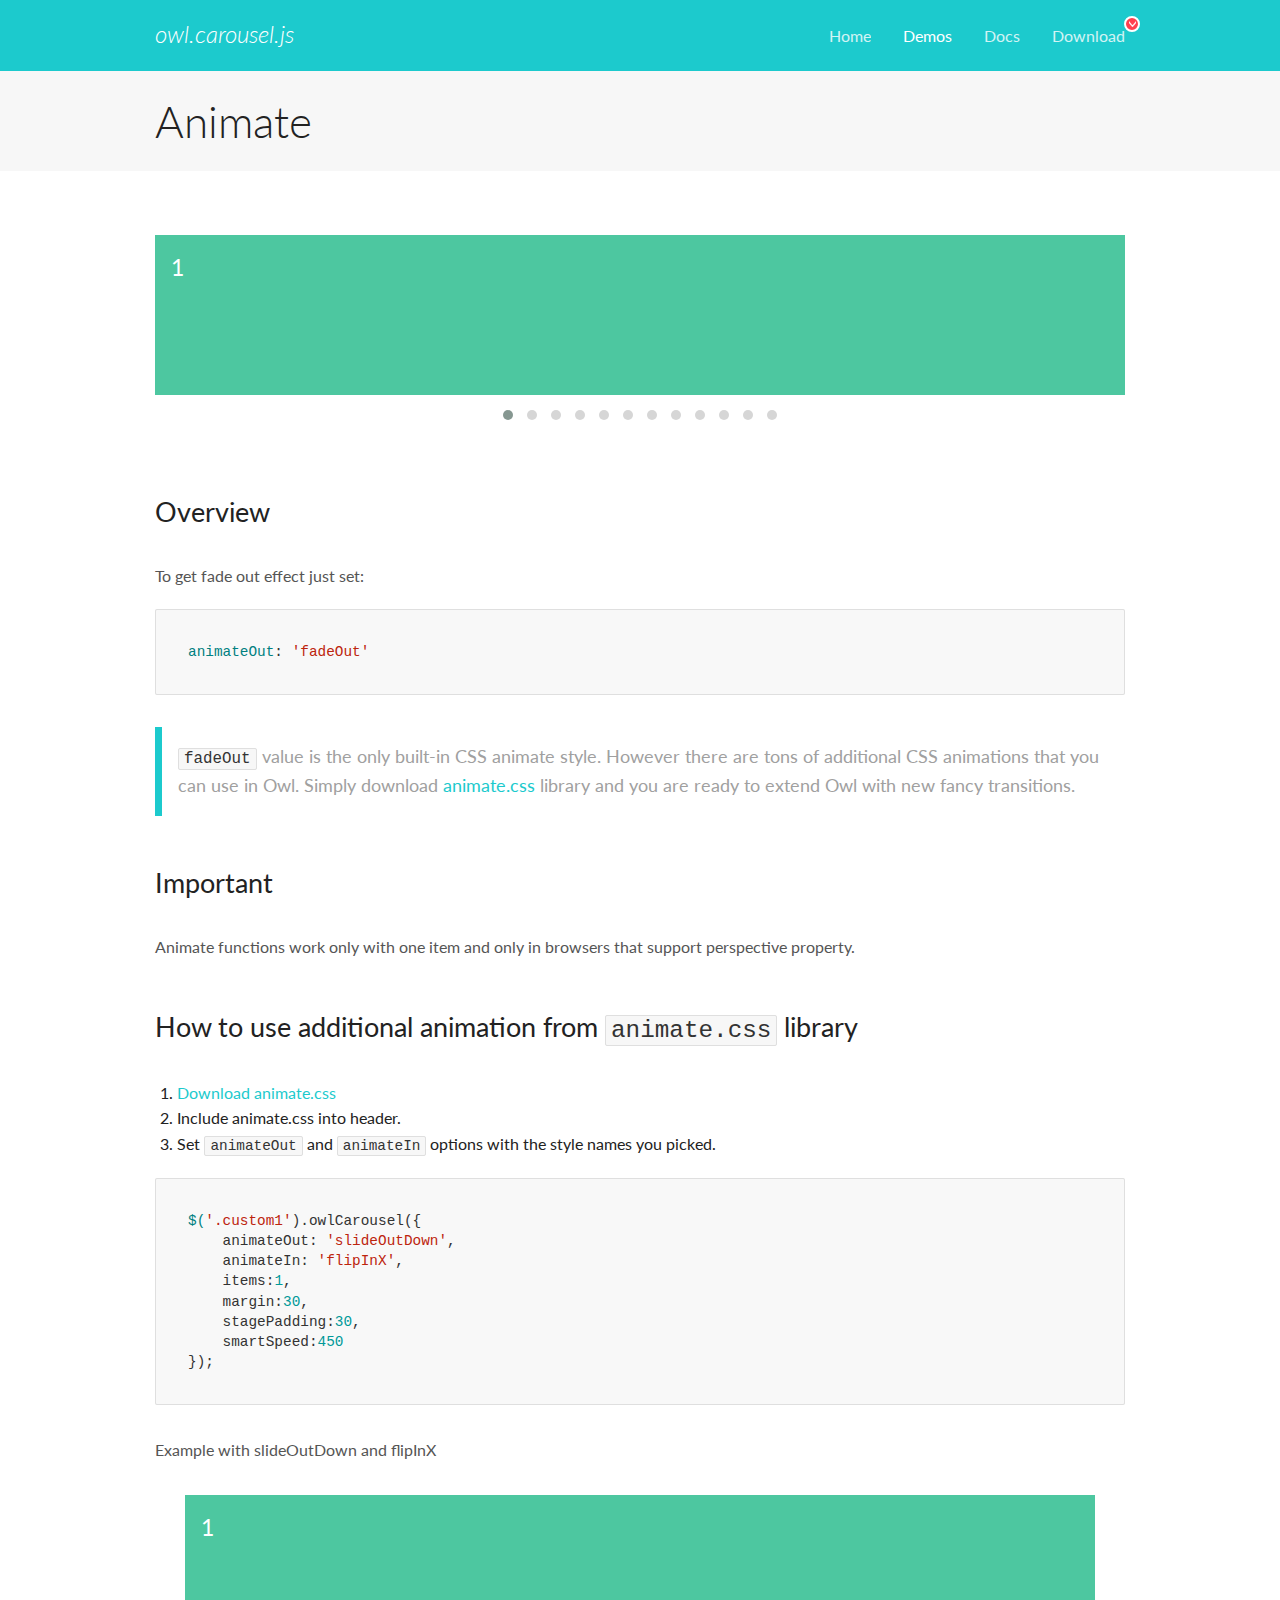
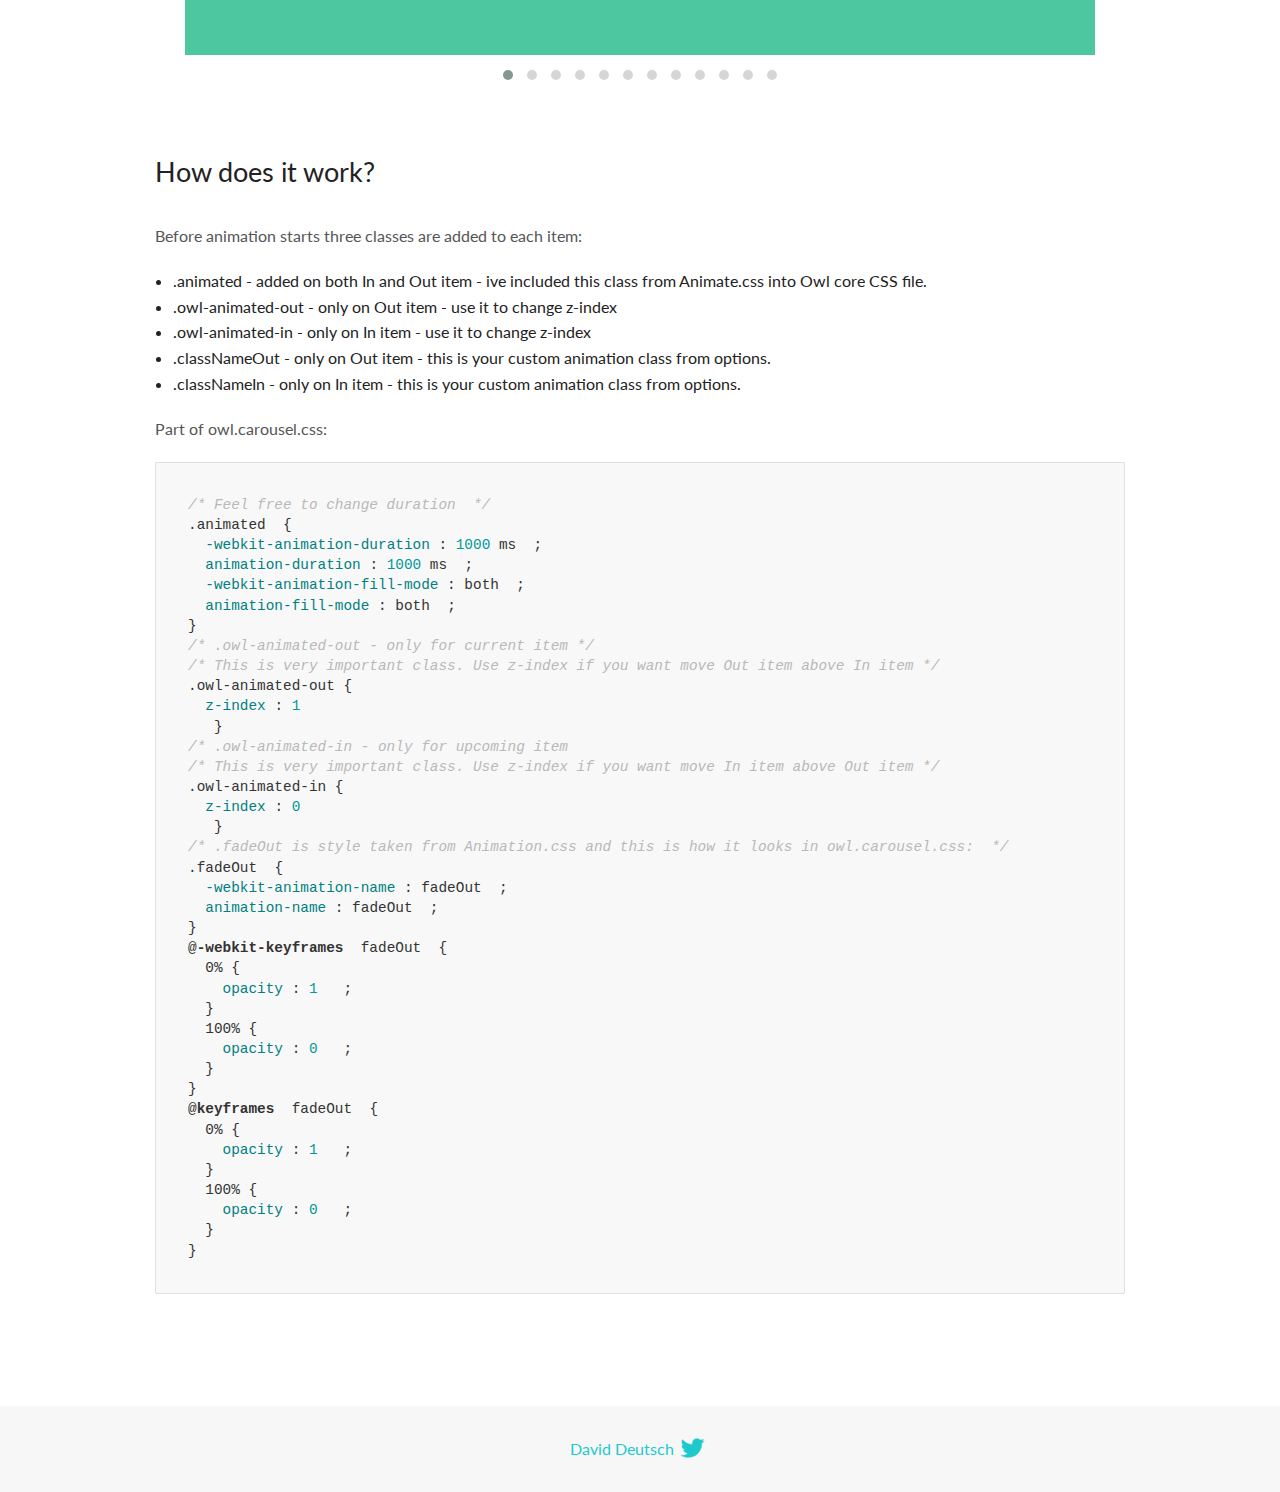
<file: assets/lib/OwlCarousel2-2.3.4/docs/demos/animate.html>
<!DOCTYPE html>
<html lang="en">
  <head>

    <!-- head -->
    <meta charset="utf-8">
    <meta name="msapplication-tap-highlight" content="no" />
    <meta name="viewport" content="width=device-width, initial-scale=1.0" />
    <meta name="description" content="Animate carousel">
    <meta name="author" content="David Deutsch">
    <title>
      Animate Demo | Owl Carousel | 2.3.4
    </title>

    <!-- Stylesheets -->
    <link href='https://fonts.googleapis.com/css?family=Lato:300,400,700,400italic,300italic' rel='stylesheet' type='text/css'>
    <link rel="stylesheet" href="../assets/css/docs.theme.min.css">

    <!-- Owl Stylesheets -->
    <link rel="stylesheet" href="../assets/owlcarousel/assets/owl.carousel.min.css">
    <link rel="stylesheet" href="../assets/owlcarousel/assets/owl.theme.default.min.css">

    <!-- HTML5 shim and Respond.js IE8 support of HTML5 elements and media queries -->

    <!--[if lt IE 9]>
      <script src="https://oss.maxcdn.com/libs/html5shiv/3.7.0/html5shiv.js"></script>
      <script src="https://oss.maxcdn.com/libs/respond.js/1.3.0/respond.min.js"></script>
    <![endif]-->

    <!-- Favicons -->
    <link rel="apple-touch-icon-precomposed" sizes="144x144" href="../assets/ico/apple-touch-icon-144-precomposed.png">
    <link rel="shortcut icon" href="../assets/ico/favicon.png">
    <link rel="shortcut icon" href="favicon.ico">

    <!-- Yeah i know js should not be in header. Its required for demos.-->

    <!-- javascript -->
    <script src="../assets/vendors/jquery.min.js"></script>
    <script src="../assets/owlcarousel/owl.carousel.js"></script>
  </head>
  <body>

    <!-- header -->
    <header class="header">
      <div class="row">
        <div class="large-12 columns">
          <div class="brand left">
            <h3>
              <a href="/OwlCarousel2/">owl.carousel.js</a> 
            </h3>
          </div>
          <a id="toggle-nav" class="right">
            <span></span> <span></span> <span></span> 
          </a> 
          <div class="nav-bar">
            <ul class="clearfix">
              <li> <a href="/OwlCarousel2/index.html">Home</a>  </li>
              <li class="active">
                <a href="/OwlCarousel2/demos/demos.html">Demos</a> 
              </li>
              <li> <a href="/OwlCarousel2/docs/started-welcome.html">Docs</a>  </li>
              <li>
                <a href="https://github.com/OwlCarousel2/OwlCarousel2/archive/2.3.4.zip">Download</a> 
                <span class="download"></span> 
              </li>
            </ul>
          </div>
        </div>
      </div>
    </header>

    <!-- title -->
    <section class="title">
      <div class="row">
        <div class="large-12 columns">
          <h1>Animate</h1>
        </div>
      </div>
    </section>

    <!--  Demos -->
    <section id="demos">
      <div class="row">
        <div class="large-12 columns">
          <div class="fadeOut owl-carousel owl-theme">
            <div class="item">
              <h4>1</h4>
            </div>
            <div class="item">
              <h4>2</h4>
            </div>
            <div class="item">
              <h4>3</h4>
            </div>
            <div class="item">
              <h4>4</h4>
            </div>
            <div class="item">
              <h4>5</h4>
            </div>
            <div class="item">
              <h4>6</h4>
            </div>
            <div class="item">
              <h4>7</h4>
            </div>
            <div class="item">
              <h4>8</h4>
            </div>
            <div class="item">
              <h4>9</h4>
            </div>
            <div class="item">
              <h4>10</h4>
            </div>
            <div class="item">
              <h4>11</h4>
            </div>
            <div class="item">
              <h4>12</h4>
            </div>
          </div>
          <h3 id="overview">Overview</h3>
          <p>To get fade out effect just set:</p>
          <pre><code>animateOut: &#39;fadeOut&#39;</code></pre>
          <blockquote>
            <p><code>fadeOut</code> value is the only built-in CSS animate style. However there are tons of additional CSS animations that you can use in Owl. Simply download
              <a href="https://daneden.github.io/animate.css/">animate.css</a>  library and you are ready to extend Owl with new fancy transitions.</p>
          </blockquote>
          <h3 id="important">Important</h3>
          <p>Animate functions work only with one item and only in browsers that support perspective property.</p>
          <h3 id="how-to-use-additional-animation-from-animate-css-library">How to use additional animation from <code>animate.css</code> library</h3>
          <ol>
            <li> <a href="https://daneden.github.io/animate.css/">Download animate.css</a>  </li>
            <li>Include animate.css into header.</li>
            <li>Set <code>animateOut</code> and <code>animateIn</code> options with the style names you picked.</li>
          </ol>
          <pre><code>$(&#39;.custom1&#39;).owlCarousel({
    animateOut: &#39;slideOutDown&#39;,
    animateIn: &#39;flipInX&#39;,
    items:1,
    margin:30,
    stagePadding:30,
    smartSpeed:450
});</code></pre>
          <p>Example with slideOutDown and flipInX</p>
          <div class="custom1 owl-carousel owl-theme">
            <div class="item">
              <h4>1</h4>
            </div>
            <div class="item">
              <h4>2</h4>
            </div>
            <div class="item">
              <h4>3</h4>
            </div>
            <div class="item">
              <h4>4</h4>
            </div>
            <div class="item">
              <h4>5</h4>
            </div>
            <div class="item">
              <h4>6</h4>
            </div>
            <div class="item">
              <h4>7</h4>
            </div>
            <div class="item">
              <h4>8</h4>
            </div>
            <div class="item">
              <h4>9</h4>
            </div>
            <div class="item">
              <h4>10</h4>
            </div>
            <div class="item">
              <h4>11</h4>
            </div>
            <div class="item">
              <h4>12</h4>
            </div>
          </div>
          <h3 id="how-does-it-work-">How does it work?</h3>
          <p>Before animation starts three classes are added to each item:</p>
          <ul>
            <li>.animated - added on both In and Out item - ive included this class from Animate.css into Owl core CSS file.</li>
            <li>.owl-animated-out - only on Out item - use it to change z-index</li>
            <li>.owl-animated-in - only on In item - use it to change z-index</li>
            <li>.classNameOut - only on Out item - this is your custom animation class from options.</li>
            <li>.classNameIn - only on In item - this is your custom animation class from options.</li>
          </ul>
          <p>Part of owl.carousel.css:</p>
          <pre><code class="language-css"><span class="comment">/* Feel free to change duration  */</span> 
<span class="class">.animated</span>  <span class="rules">{
  <span class="rule"><span class="attribute">-webkit-animation-duration</span> :<span class="value"> <span class="number">1000</span> ms</span> </span> ;
  <span class="rule"><span class="attribute">animation-duration</span> :<span class="value"> <span class="number">1000</span> ms</span> </span> ;
  <span class="rule"><span class="attribute">-webkit-animation-fill-mode</span> :<span class="value"> both</span> </span> ;
  <span class="rule"><span class="attribute">animation-fill-mode</span> :<span class="value"> both</span> </span> ;
<span class="rule">}</span> </span> 
<span class="comment">/* .owl-animated-out - only for current item */</span> 
<span class="comment">/* This is very important class. Use z-index if you want move Out item above In item */</span> 
<span class="class">.owl-animated-out</span> <span class="rules">{
  <span class="rule"><span class="attribute">z-index</span> :<span class="value"> <span class="number">1</span> 
</span> </span> </span> }
<span class="comment">/* .owl-animated-in - only for upcoming item
/* This is very important class. Use z-index if you want move In item above Out item */</span> 
<span class="class">.owl-animated-in</span> <span class="rules">{
  <span class="rule"><span class="attribute">z-index</span> :<span class="value"> <span class="number">0</span> 
</span> </span> </span> }
<span class="comment">/* .fadeOut is style taken from Animation.css and this is how it looks in owl.carousel.css:  */</span> 
<span class="class">.fadeOut</span>  <span class="rules">{
  <span class="rule"><span class="attribute">-webkit-animation-name</span> :<span class="value"> fadeOut</span> </span> ;
  <span class="rule"><span class="attribute">animation-name</span> :<span class="value"> fadeOut</span> </span> ;
<span class="rule">}</span> </span> 
<span class="at_rule">@<span class="keyword">-webkit-keyframes</span>  fadeOut </span> {
  0% <span class="rules">{
    <span class="rule"><span class="attribute">opacity</span> :<span class="value"> <span class="number">1</span> </span> </span> ;
  <span class="rule">}</span> </span> 
  100% <span class="rules">{
    <span class="rule"><span class="attribute">opacity</span> :<span class="value"> <span class="number">0</span> </span> </span> ;
  <span class="rule">}</span> </span> 
}
<span class="at_rule">@<span class="keyword">keyframes</span>  fadeOut </span> {
  0% <span class="rules">{
    <span class="rule"><span class="attribute">opacity</span> :<span class="value"> <span class="number">1</span> </span> </span> ;
  <span class="rule">}</span> </span> 
  100% <span class="rules">{
    <span class="rule"><span class="attribute">opacity</span> :<span class="value"> <span class="number">0</span> </span> </span> ;
  <span class="rule">}</span> </span> 
}</code></pre>
          <link rel="stylesheet" href="../assets/css/animate.css">
          <script>
            jQuery(document).ready(function($) {
              $('.fadeOut').owlCarousel({
                items: 1,
                animateOut: 'fadeOut',
                loop: true,
                margin: 10,
              });
              $('.custom1').owlCarousel({
                animateOut: 'slideOutDown',
                animateIn: 'flipInX',
                items: 1,
                margin: 30,
                stagePadding: 30,
                smartSpeed: 450
              });
            });
          </script>
        </div>
      </div>
    </section>

    <!-- footer -->
    <footer class="footer">
      <div class="row">
        <div class="large-12 columns">
          <h5>
            <a href="/OwlCarousel2/docs/support-contact.html">David Deutsch</a> 
            <a id="custom-tweet-button" href="https://twitter.com/share?url=https://github.com/OwlCarousel2/OwlCarousel2&text=Owl Carousel - This is so awesome! " target="_blank"></a> 
          </h5>
        </div>
      </div>
    </footer>

    <!-- vendors -->
    <script src="../assets/vendors/highlight.js"></script>
    <script src="../assets/js/app.js"></script>
  </body>
</html>
</file>
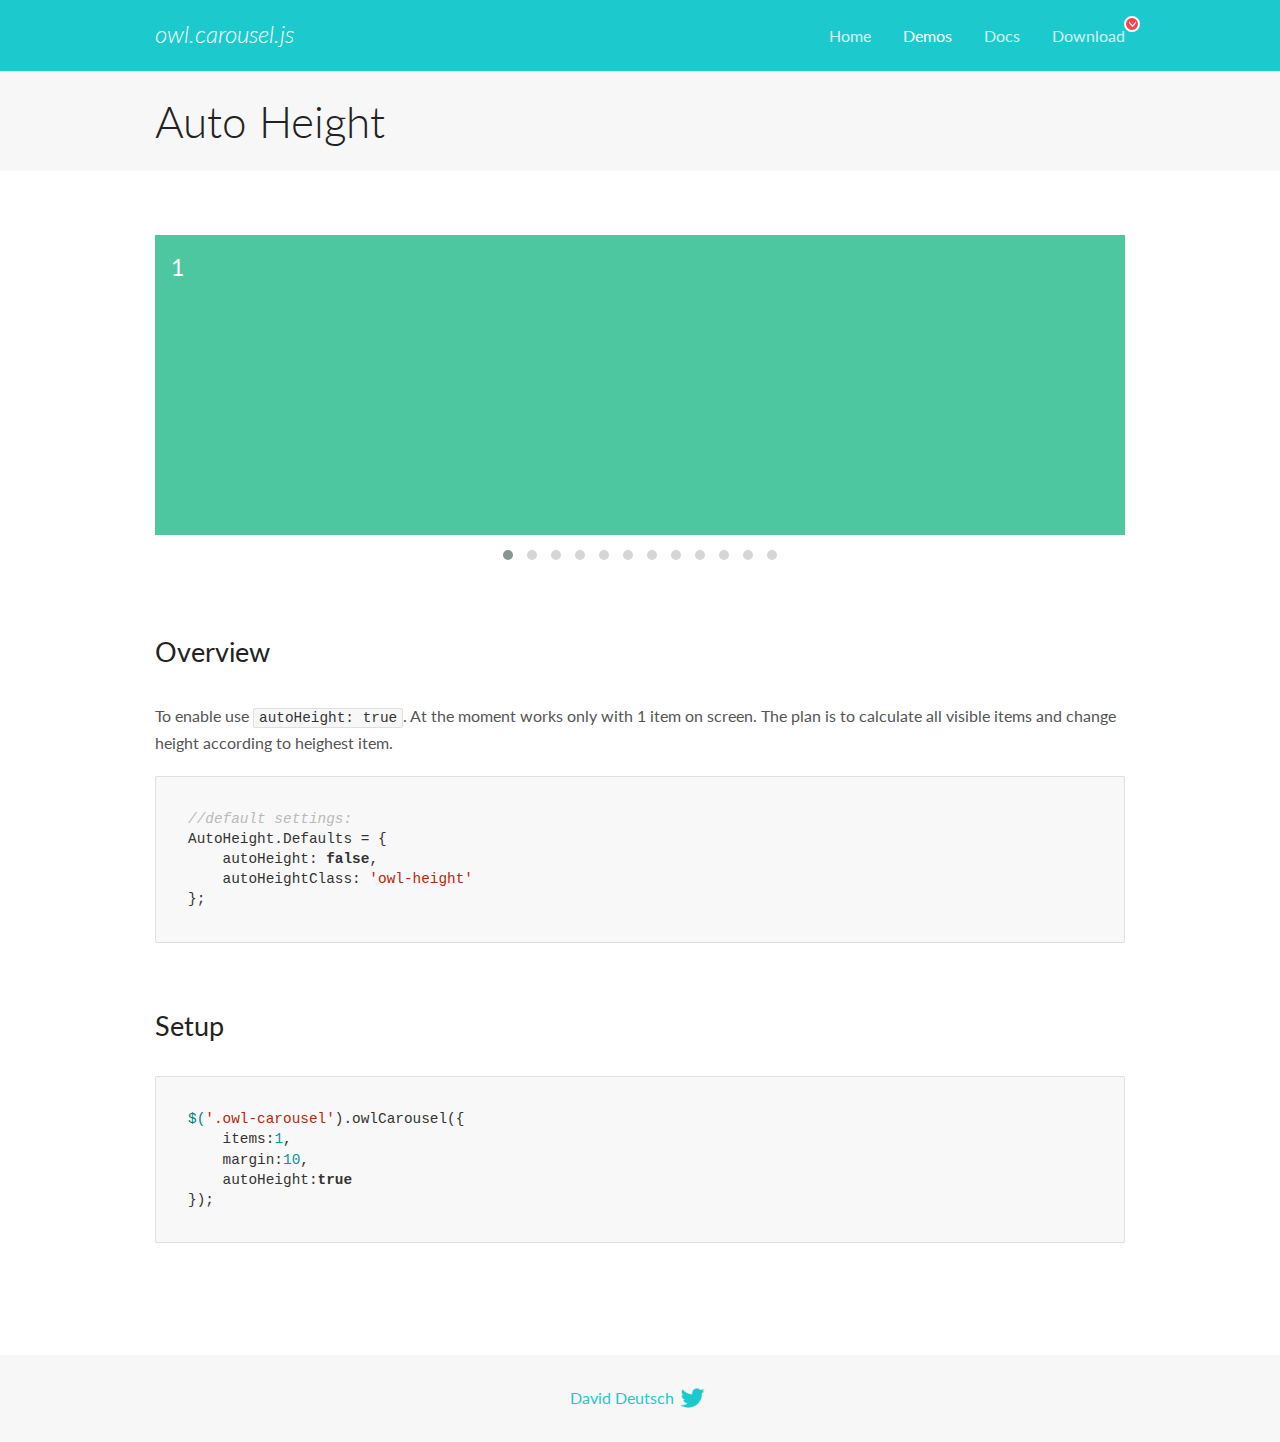
<file: assets/lib/OwlCarousel2-2.3.4/docs/demos/autoheight.html>
<!DOCTYPE html>
<html lang="en">
  <head>

    <!-- head -->
    <meta charset="utf-8">
    <meta name="msapplication-tap-highlight" content="no" />
    <meta name="viewport" content="width=device-width, initial-scale=1.0" />
    <meta name="description" content="autoHeight usage demo">
    <meta name="author" content="David Deutsch">
    <title>
      Auto Height Demo | Owl Carousel | 2.3.4
    </title>

    <!-- Stylesheets -->
    <link href='https://fonts.googleapis.com/css?family=Lato:300,400,700,400italic,300italic' rel='stylesheet' type='text/css'>
    <link rel="stylesheet" href="../assets/css/docs.theme.min.css">

    <!-- Owl Stylesheets -->
    <link rel="stylesheet" href="../assets/owlcarousel/assets/owl.carousel.min.css">
    <link rel="stylesheet" href="../assets/owlcarousel/assets/owl.theme.default.min.css">

    <!-- HTML5 shim and Respond.js IE8 support of HTML5 elements and media queries -->

    <!--[if lt IE 9]>
      <script src="https://oss.maxcdn.com/libs/html5shiv/3.7.0/html5shiv.js"></script>
      <script src="https://oss.maxcdn.com/libs/respond.js/1.3.0/respond.min.js"></script>
    <![endif]-->

    <!-- Favicons -->
    <link rel="apple-touch-icon-precomposed" sizes="144x144" href="../assets/ico/apple-touch-icon-144-precomposed.png">
    <link rel="shortcut icon" href="../assets/ico/favicon.png">
    <link rel="shortcut icon" href="favicon.ico">

    <!-- Yeah i know js should not be in header. Its required for demos.-->

    <!-- javascript -->
    <script src="../assets/vendors/jquery.min.js"></script>
    <script src="../assets/owlcarousel/owl.carousel.js"></script>
  </head>
  <body>

    <!-- header -->
    <header class="header">
      <div class="row">
        <div class="large-12 columns">
          <div class="brand left">
            <h3>
              <a href="/OwlCarousel2/">owl.carousel.js</a> 
            </h3>
          </div>
          <a id="toggle-nav" class="right">
            <span></span> <span></span> <span></span> 
          </a> 
          <div class="nav-bar">
            <ul class="clearfix">
              <li> <a href="/OwlCarousel2/index.html">Home</a>  </li>
              <li class="active">
                <a href="/OwlCarousel2/demos/demos.html">Demos</a> 
              </li>
              <li> <a href="/OwlCarousel2/docs/started-welcome.html">Docs</a>  </li>
              <li>
                <a href="https://github.com/OwlCarousel2/OwlCarousel2/archive/2.3.4.zip">Download</a> 
                <span class="download"></span> 
              </li>
            </ul>
          </div>
        </div>
      </div>
    </header>

    <!-- title -->
    <section class="title">
      <div class="row">
        <div class="large-12 columns">
          <h1>Auto Height</h1>
        </div>
      </div>
    </section>

    <!--  Demos -->
    <section id="demos">
      <div class="row">
        <div class="large-12 columns">
          <div class="owl-carousel owl-theme">
            <div class="item" style="height:300px">
              <h4>1</h4>
            </div>
            <div class="item" style="height:100px">
              <h4>2</h4>
            </div>
            <div class="item" style="height:500px">
              <h4>3</h4>
            </div>
            <div class="item" style="height:250px">
              <h4>4</h4>
            </div>
            <div class="item" style="height:400px">
              <h4>5</h4>
            </div>
            <div class="item" style="height:500px">
              <h4>6</h4>
            </div>
            <div class="item" style="height:600px">
              <h4>7</h4>
            </div>
            <div class="item" style="height:400px">
              <h4>8</h4>
            </div>
            <div class="item" style="height:300px">
              <h4>9</h4>
            </div>
            <div class="item" style="height:350px">
              <h4>10</h4>
            </div>
            <div class="item" style="height:200px">
              <h4>11</h4>
            </div>
            <div class="item" style="height:150px">
              <h4>12</h4>
            </div>
          </div>
          <h3 id="overview">Overview</h3>
          <p>To enable use <code>autoHeight: true</code>. At the moment works only with 1 item on screen. The plan is to calculate all visible items and change height according to heighest item.</p>
          <pre><code>//default settings:
AutoHeight.Defaults = {
    autoHeight: false,
    autoHeightClass: &#39;owl-height&#39;
};</code></pre>
          <h3 id="setup">Setup</h3>
          <pre><code>$(&#39;.owl-carousel&#39;).owlCarousel({
    items:1,
    margin:10,
    autoHeight:true
});</code></pre>
          <script>
            $(document).ready(function() {
              $('.owl-carousel').owlCarousel({
                items: 1,
                margin: 10,
                autoHeight: true
              });
            })
          </script>
        </div>
      </div>
    </section>

    <!-- footer -->
    <footer class="footer">
      <div class="row">
        <div class="large-12 columns">
          <h5>
            <a href="/OwlCarousel2/docs/support-contact.html">David Deutsch</a> 
            <a id="custom-tweet-button" href="https://twitter.com/share?url=https://github.com/OwlCarousel2/OwlCarousel2&text=Owl Carousel - This is so awesome! " target="_blank"></a> 
          </h5>
        </div>
      </div>
    </footer>

    <!-- vendors -->
    <script src="../assets/vendors/highlight.js"></script>
    <script src="../assets/js/app.js"></script>
  </body>
</html>
</file>
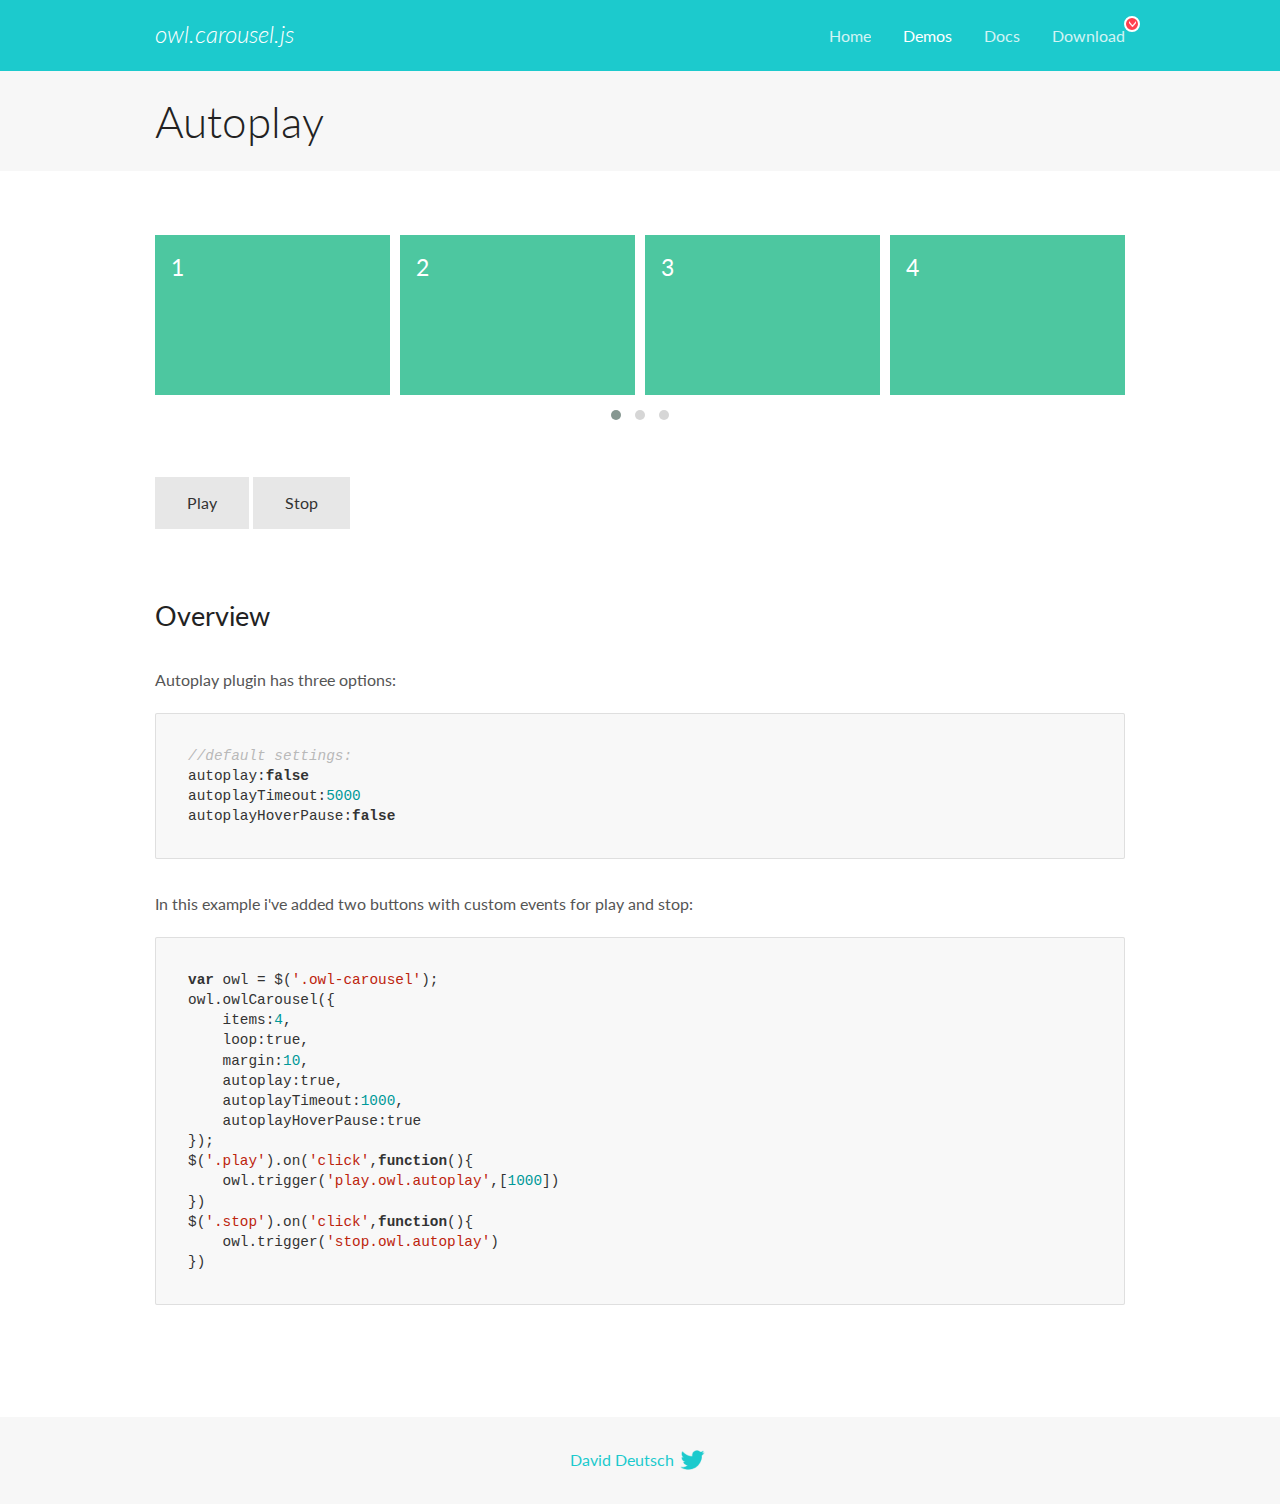
<file: assets/lib/OwlCarousel2-2.3.4/docs/demos/autoplay.html>
<!DOCTYPE html>
<html lang="en">
  <head>

    <!-- head -->
    <meta charset="utf-8">
    <meta name="msapplication-tap-highlight" content="no" />
    <meta name="viewport" content="width=device-width, initial-scale=1.0" />
    <meta name="description" content="Autoplay usage demo">
    <meta name="author" content="David Deutsch">
    <title>
      Autoplay Demo | Owl Carousel | 2.3.4
    </title>

    <!-- Stylesheets -->
    <link href='https://fonts.googleapis.com/css?family=Lato:300,400,700,400italic,300italic' rel='stylesheet' type='text/css'>
    <link rel="stylesheet" href="../assets/css/docs.theme.min.css">

    <!-- Owl Stylesheets -->
    <link rel="stylesheet" href="../assets/owlcarousel/assets/owl.carousel.min.css">
    <link rel="stylesheet" href="../assets/owlcarousel/assets/owl.theme.default.min.css">

    <!-- HTML5 shim and Respond.js IE8 support of HTML5 elements and media queries -->

    <!--[if lt IE 9]>
      <script src="https://oss.maxcdn.com/libs/html5shiv/3.7.0/html5shiv.js"></script>
      <script src="https://oss.maxcdn.com/libs/respond.js/1.3.0/respond.min.js"></script>
    <![endif]-->

    <!-- Favicons -->
    <link rel="apple-touch-icon-precomposed" sizes="144x144" href="../assets/ico/apple-touch-icon-144-precomposed.png">
    <link rel="shortcut icon" href="../assets/ico/favicon.png">
    <link rel="shortcut icon" href="favicon.ico">

    <!-- Yeah i know js should not be in header. Its required for demos.-->

    <!-- javascript -->
    <script src="../assets/vendors/jquery.min.js"></script>
    <script src="../assets/owlcarousel/owl.carousel.js"></script>
  </head>
  <body>

    <!-- header -->
    <header class="header">
      <div class="row">
        <div class="large-12 columns">
          <div class="brand left">
            <h3>
              <a href="/OwlCarousel2/">owl.carousel.js</a> 
            </h3>
          </div>
          <a id="toggle-nav" class="right">
            <span></span> <span></span> <span></span> 
          </a> 
          <div class="nav-bar">
            <ul class="clearfix">
              <li> <a href="/OwlCarousel2/index.html">Home</a>  </li>
              <li class="active">
                <a href="/OwlCarousel2/demos/demos.html">Demos</a> 
              </li>
              <li> <a href="/OwlCarousel2/docs/started-welcome.html">Docs</a>  </li>
              <li>
                <a href="https://github.com/OwlCarousel2/OwlCarousel2/archive/2.3.4.zip">Download</a> 
                <span class="download"></span> 
              </li>
            </ul>
          </div>
        </div>
      </div>
    </header>

    <!-- title -->
    <section class="title">
      <div class="row">
        <div class="large-12 columns">
          <h1>Autoplay</h1>
        </div>
      </div>
    </section>

    <!--  Demos -->
    <section id="demos">
      <div class="row">
        <div class="large-12 columns">
          <div class="owl-carousel owl-theme">
            <div class="item">
              <h4>1</h4>
            </div>
            <div class="item">
              <h4>2</h4>
            </div>
            <div class="item">
              <h4>3</h4>
            </div>
            <div class="item">
              <h4>4</h4>
            </div>
            <div class="item">
              <h4>5</h4>
            </div>
            <div class="item">
              <h4>6</h4>
            </div>
            <div class="item">
              <h4>7</h4>
            </div>
            <div class="item">
              <h4>8</h4>
            </div>
            <div class="item">
              <h4>9</h4>
            </div>
            <div class="item">
              <h4>10</h4>
            </div>
            <div class="item">
              <h4>11</h4>
            </div>
            <div class="item">
              <h4>12</h4>
            </div>
          </div>
          <a class="button secondary play">Play</a> 
          <a class="button secondary stop">Stop</a> 
          <h3 id="overview">Overview</h3>
          <p>Autoplay plugin has three options:</p>
          <pre><code>//default settings:
autoplay:false
autoplayTimeout:5000
autoplayHoverPause:false</code></pre>
          <p>In this example i&#39;ve added two buttons with custom events for play and stop:</p>
          <pre><code>var owl = $(&#39;.owl-carousel&#39;);
owl.owlCarousel({
    items:4,
    loop:true,
    margin:10,
    autoplay:true,
    autoplayTimeout:1000,
    autoplayHoverPause:true
});
$(&#39;.play&#39;).on(&#39;click&#39;,function(){
    owl.trigger(&#39;play.owl.autoplay&#39;,[1000])
})
$(&#39;.stop&#39;).on(&#39;click&#39;,function(){
    owl.trigger(&#39;stop.owl.autoplay&#39;)
})</code></pre>
          <script>
            $(document).ready(function() {
              var owl = $('.owl-carousel');
              owl.owlCarousel({
                items: 4,
                loop: true,
                margin: 10,
                autoplay: true,
                autoplayTimeout: 1000,
                autoplayHoverPause: true
              });
              $('.play').on('click', function() {
                owl.trigger('play.owl.autoplay', [1000])
              })
              $('.stop').on('click', function() {
                owl.trigger('stop.owl.autoplay')
              })
            })
          </script>
        </div>
      </div>
    </section>

    <!-- footer -->
    <footer class="footer">
      <div class="row">
        <div class="large-12 columns">
          <h5>
            <a href="/OwlCarousel2/docs/support-contact.html">David Deutsch</a> 
            <a id="custom-tweet-button" href="https://twitter.com/share?url=https://github.com/OwlCarousel2/OwlCarousel2&text=Owl Carousel - This is so awesome! " target="_blank"></a> 
          </h5>
        </div>
      </div>
    </footer>

    <!-- vendors -->
    <script src="../assets/vendors/highlight.js"></script>
    <script src="../assets/js/app.js"></script>
  </body>
</html>
</file>
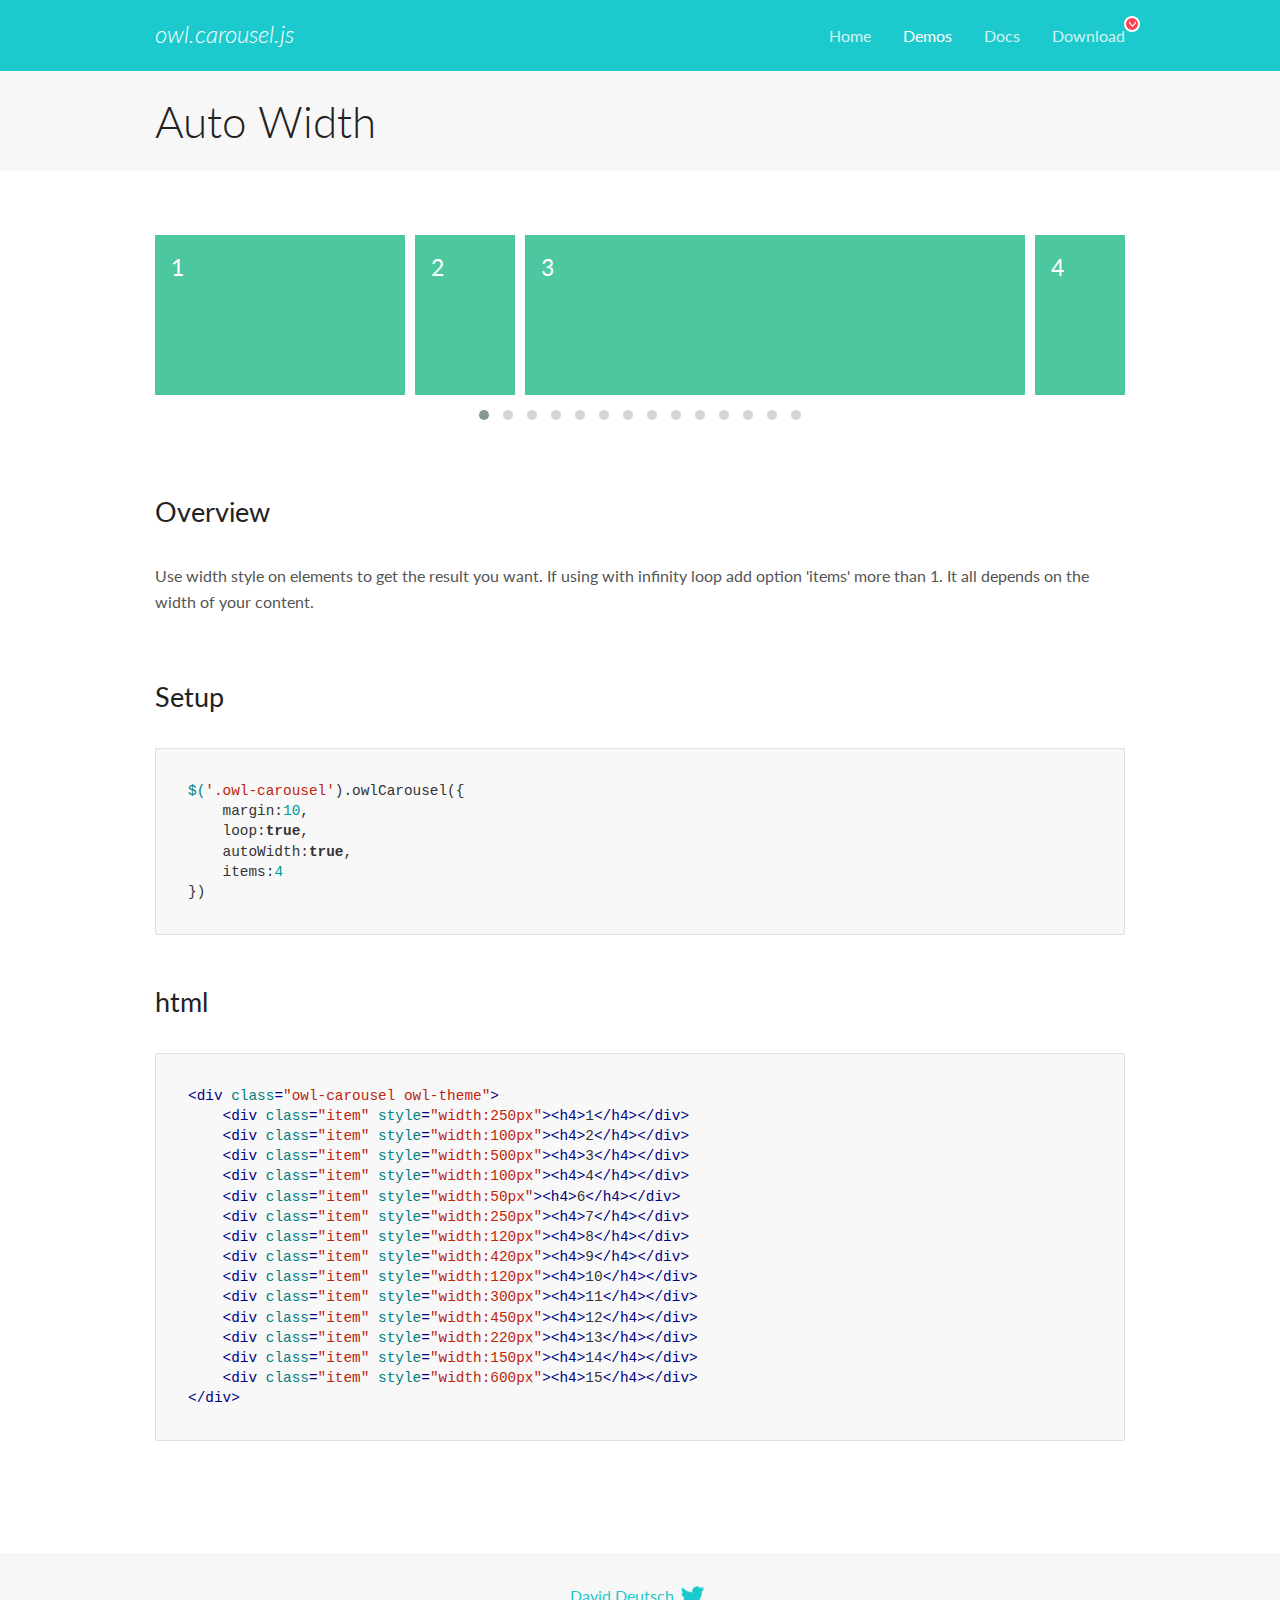
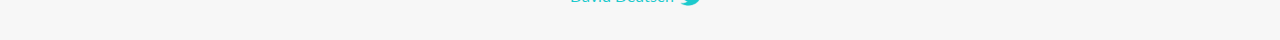
<file: assets/lib/OwlCarousel2-2.3.4/docs/demos/autowidth.html>
<!DOCTYPE html>
<html lang="en">
  <head>

    <!-- head -->
    <meta charset="utf-8">
    <meta name="msapplication-tap-highlight" content="no" />
    <meta name="viewport" content="width=device-width, initial-scale=1.0" />
    <meta name="description" content="Auto Width">
    <meta name="author" content="David Deutsch">
    <title>
      Auto Width Demo | Owl Carousel | 2.3.4
    </title>

    <!-- Stylesheets -->
    <link href='https://fonts.googleapis.com/css?family=Lato:300,400,700,400italic,300italic' rel='stylesheet' type='text/css'>
    <link rel="stylesheet" href="../assets/css/docs.theme.min.css">

    <!-- Owl Stylesheets -->
    <link rel="stylesheet" href="../assets/owlcarousel/assets/owl.carousel.min.css">
    <link rel="stylesheet" href="../assets/owlcarousel/assets/owl.theme.default.min.css">

    <!-- HTML5 shim and Respond.js IE8 support of HTML5 elements and media queries -->

    <!--[if lt IE 9]>
      <script src="https://oss.maxcdn.com/libs/html5shiv/3.7.0/html5shiv.js"></script>
      <script src="https://oss.maxcdn.com/libs/respond.js/1.3.0/respond.min.js"></script>
    <![endif]-->

    <!-- Favicons -->
    <link rel="apple-touch-icon-precomposed" sizes="144x144" href="../assets/ico/apple-touch-icon-144-precomposed.png">
    <link rel="shortcut icon" href="../assets/ico/favicon.png">
    <link rel="shortcut icon" href="favicon.ico">

    <!-- Yeah i know js should not be in header. Its required for demos.-->

    <!-- javascript -->
    <script src="../assets/vendors/jquery.min.js"></script>
    <script src="../assets/owlcarousel/owl.carousel.js"></script>
  </head>
  <body>

    <!-- header -->
    <header class="header">
      <div class="row">
        <div class="large-12 columns">
          <div class="brand left">
            <h3>
              <a href="/OwlCarousel2/">owl.carousel.js</a> 
            </h3>
          </div>
          <a id="toggle-nav" class="right">
            <span></span> <span></span> <span></span> 
          </a> 
          <div class="nav-bar">
            <ul class="clearfix">
              <li> <a href="/OwlCarousel2/index.html">Home</a>  </li>
              <li class="active">
                <a href="/OwlCarousel2/demos/demos.html">Demos</a> 
              </li>
              <li> <a href="/OwlCarousel2/docs/started-welcome.html">Docs</a>  </li>
              <li>
                <a href="https://github.com/OwlCarousel2/OwlCarousel2/archive/2.3.4.zip">Download</a> 
                <span class="download"></span> 
              </li>
            </ul>
          </div>
        </div>
      </div>
    </header>

    <!-- title -->
    <section class="title">
      <div class="row">
        <div class="large-12 columns">
          <h1>Auto Width</h1>
        </div>
      </div>
    </section>

    <!--  Demos -->
    <section id="demos">
      <div class="row">
        <div class="large-12 columns">
          <div class="owl-carousel owl-theme">
            <div class="item" style="width:250px">
              <h4>1</h4>
            </div>
            <div class="item" style="width:100px">
              <h4>2</h4>
            </div>
            <div class="item" style="width:500px">
              <h4>3</h4>
            </div>
            <div class="item" style="width:100px">
              <h4>4</h4>
            </div>
            <div class="item" style="width:50px">
              <h4>6</h4>
            </div>
            <div class="item" style="width:250px">
              <h4>7</h4>
            </div>
            <div class="item" style="width:120px">
              <h4>8</h4>
            </div>
            <div class="item" style="width:420px">
              <h4>9</h4>
            </div>
            <div class="item" style="width:120px">
              <h4>10</h4>
            </div>
            <div class="item" style="width:300px">
              <h4>11</h4>
            </div>
            <div class="item" style="width:450px">
              <h4>12</h4>
            </div>
            <div class="item" style="width:220px">
              <h4>13</h4>
            </div>
            <div class="item" style="width:150px">
              <h4>14</h4>
            </div>
            <div class="item" style="width:600px">
              <h4>15</h4>
            </div>
          </div>
          <h3 id="overview">Overview</h3>
          <p>Use width style on elements to get the result you want. If using with infinity loop add option &#39;items&#39; more than 1. It all depends on the width of your content.</p>
          <h3 id="setup">Setup</h3>
          <pre><code>$(&#39;.owl-carousel&#39;).owlCarousel({
    margin:10,
    loop:true,
    autoWidth:true,
    items:4
})</code></pre>
          <h3 id="html">html</h3>
          <pre><code>&lt;div class=&quot;owl-carousel owl-theme&quot;&gt;
    &lt;div class=&quot;item&quot; style=&quot;width:250px&quot;&gt;&lt;h4&gt;1&lt;/h4&gt;&lt;/div&gt;
    &lt;div class=&quot;item&quot; style=&quot;width:100px&quot;&gt;&lt;h4&gt;2&lt;/h4&gt;&lt;/div&gt;
    &lt;div class=&quot;item&quot; style=&quot;width:500px&quot;&gt;&lt;h4&gt;3&lt;/h4&gt;&lt;/div&gt;
    &lt;div class=&quot;item&quot; style=&quot;width:100px&quot;&gt;&lt;h4&gt;4&lt;/h4&gt;&lt;/div&gt;
    &lt;div class=&quot;item&quot; style=&quot;width:50px&quot;&gt;&lt;h4&gt;6&lt;/h4&gt;&lt;/div&gt;
    &lt;div class=&quot;item&quot; style=&quot;width:250px&quot;&gt;&lt;h4&gt;7&lt;/h4&gt;&lt;/div&gt;
    &lt;div class=&quot;item&quot; style=&quot;width:120px&quot;&gt;&lt;h4&gt;8&lt;/h4&gt;&lt;/div&gt;
    &lt;div class=&quot;item&quot; style=&quot;width:420px&quot;&gt;&lt;h4&gt;9&lt;/h4&gt;&lt;/div&gt;
    &lt;div class=&quot;item&quot; style=&quot;width:120px&quot;&gt;&lt;h4&gt;10&lt;/h4&gt;&lt;/div&gt;
    &lt;div class=&quot;item&quot; style=&quot;width:300px&quot;&gt;&lt;h4&gt;11&lt;/h4&gt;&lt;/div&gt;
    &lt;div class=&quot;item&quot; style=&quot;width:450px&quot;&gt;&lt;h4&gt;12&lt;/h4&gt;&lt;/div&gt;
    &lt;div class=&quot;item&quot; style=&quot;width:220px&quot;&gt;&lt;h4&gt;13&lt;/h4&gt;&lt;/div&gt;
    &lt;div class=&quot;item&quot; style=&quot;width:150px&quot;&gt;&lt;h4&gt;14&lt;/h4&gt;&lt;/div&gt;
    &lt;div class=&quot;item&quot; style=&quot;width:600px&quot;&gt;&lt;h4&gt;15&lt;/h4&gt;&lt;/div&gt;
&lt;/div&gt;</code></pre>
          <script>
            $(document).ready(function() {
              $('.owl-carousel').owlCarousel({
                margin: 10,
                loop: true,
                autoWidth: true,
                items: 4
              })
            })
          </script>
        </div>
      </div>
    </section>

    <!-- footer -->
    <footer class="footer">
      <div class="row">
        <div class="large-12 columns">
          <h5>
            <a href="/OwlCarousel2/docs/support-contact.html">David Deutsch</a> 
            <a id="custom-tweet-button" href="https://twitter.com/share?url=https://github.com/OwlCarousel2/OwlCarousel2&text=Owl Carousel - This is so awesome! " target="_blank"></a> 
          </h5>
        </div>
      </div>
    </footer>

    <!-- vendors -->
    <script src="../assets/vendors/highlight.js"></script>
    <script src="../assets/js/app.js"></script>
  </body>
</html>
</file>
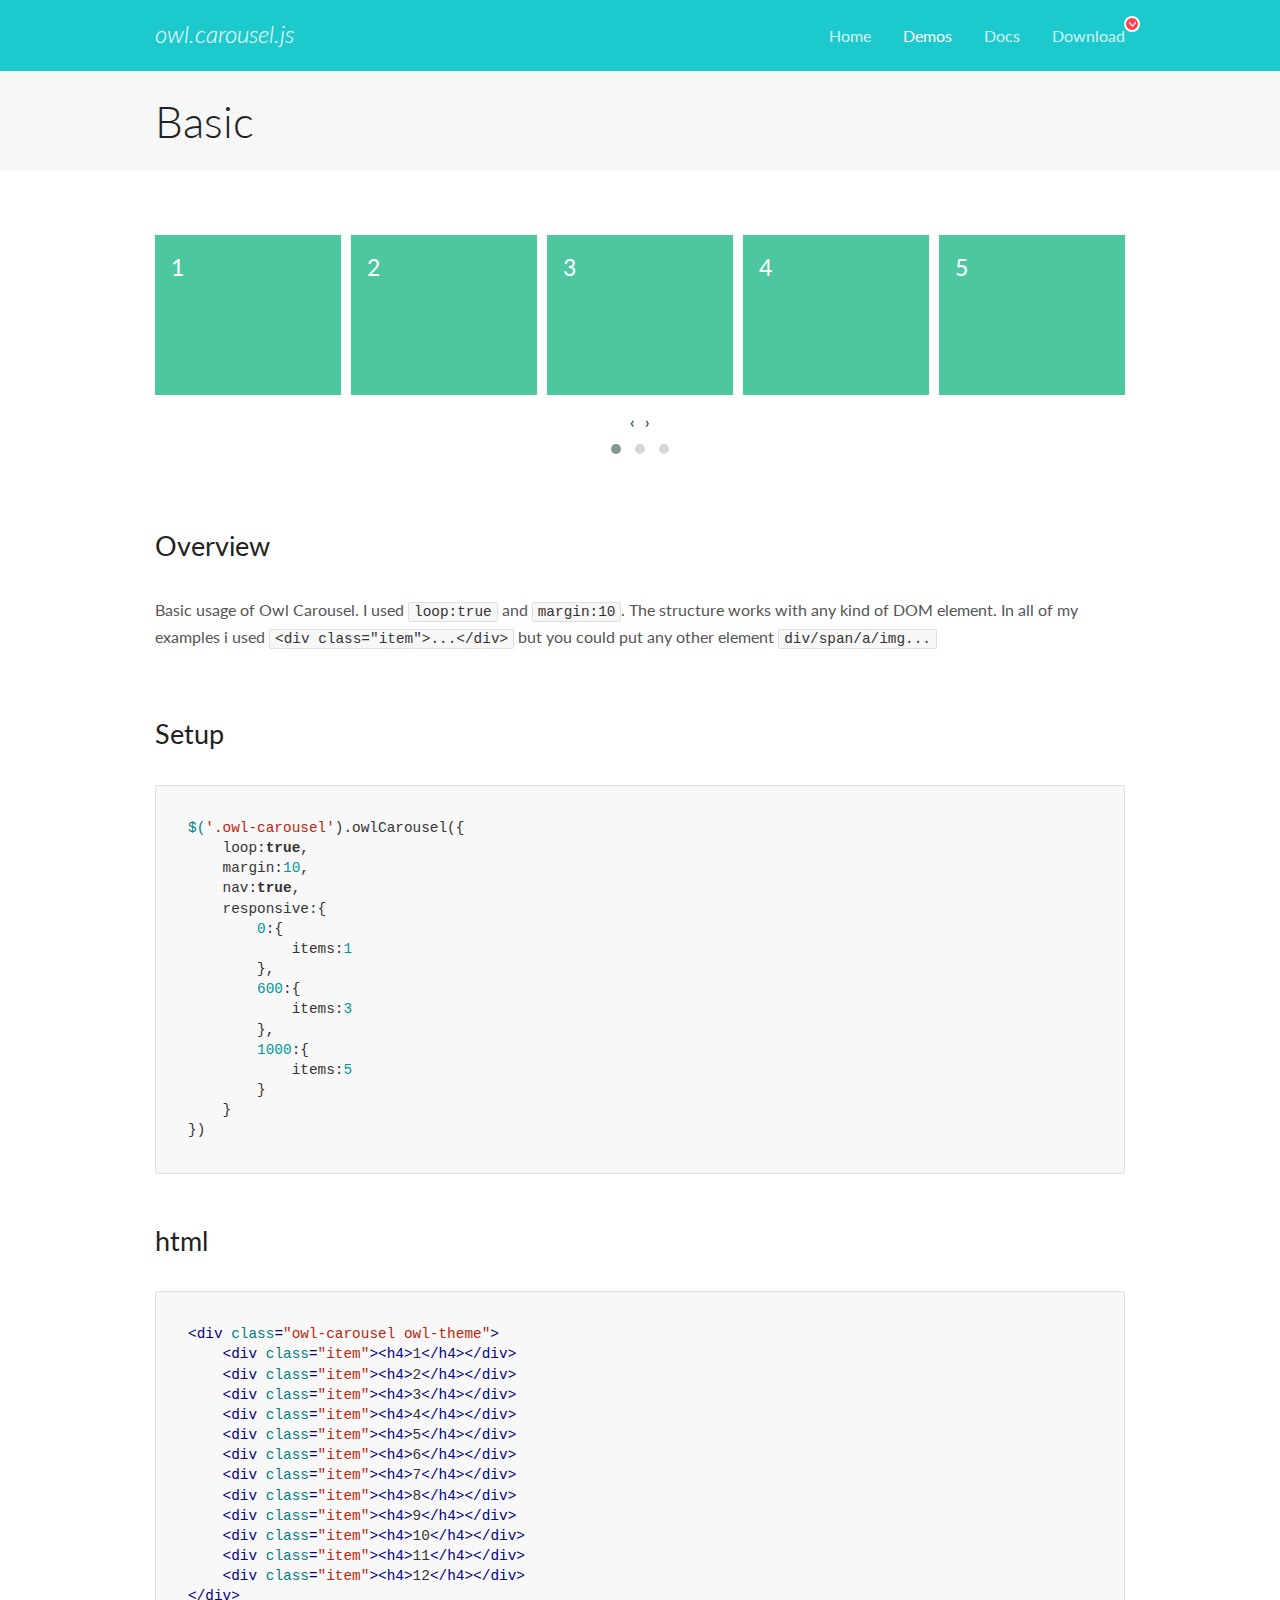
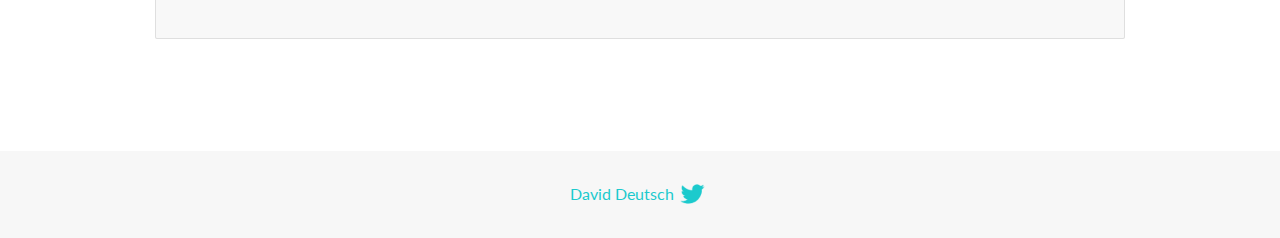
<file: assets/lib/OwlCarousel2-2.3.4/docs/demos/basic.html>
<!DOCTYPE html>
<html lang="en">
  <head>

    <!-- head -->
    <meta charset="utf-8">
    <meta name="msapplication-tap-highlight" content="no" />
    <meta name="viewport" content="width=device-width, initial-scale=1.0" />
    <meta name="description" content="Basic usage demo">
    <meta name="author" content="David Deutsch">
    <title>
      Basic Demo | Owl Carousel | 2.3.4
    </title>

    <!-- Stylesheets -->
    <link href='https://fonts.googleapis.com/css?family=Lato:300,400,700,400italic,300italic' rel='stylesheet' type='text/css'>
    <link rel="stylesheet" href="../assets/css/docs.theme.min.css">

    <!-- Owl Stylesheets -->
    <link rel="stylesheet" href="../assets/owlcarousel/assets/owl.carousel.min.css">
    <link rel="stylesheet" href="../assets/owlcarousel/assets/owl.theme.default.min.css">

    <!-- HTML5 shim and Respond.js IE8 support of HTML5 elements and media queries -->

    <!--[if lt IE 9]>
      <script src="https://oss.maxcdn.com/libs/html5shiv/3.7.0/html5shiv.js"></script>
      <script src="https://oss.maxcdn.com/libs/respond.js/1.3.0/respond.min.js"></script>
    <![endif]-->

    <!-- Favicons -->
    <link rel="apple-touch-icon-precomposed" sizes="144x144" href="../assets/ico/apple-touch-icon-144-precomposed.png">
    <link rel="shortcut icon" href="../assets/ico/favicon.png">
    <link rel="shortcut icon" href="favicon.ico">

    <!-- Yeah i know js should not be in header. Its required for demos.-->

    <!-- javascript -->
    <script src="../assets/vendors/jquery.min.js"></script>
    <script src="../assets/owlcarousel/owl.carousel.js"></script>
  </head>
  <body>

    <!-- header -->
    <header class="header">
      <div class="row">
        <div class="large-12 columns">
          <div class="brand left">
            <h3>
              <a href="/OwlCarousel2/">owl.carousel.js</a> 
            </h3>
          </div>
          <a id="toggle-nav" class="right">
            <span></span> <span></span> <span></span> 
          </a> 
          <div class="nav-bar">
            <ul class="clearfix">
              <li> <a href="/OwlCarousel2/index.html">Home</a>  </li>
              <li class="active">
                <a href="/OwlCarousel2/demos/demos.html">Demos</a> 
              </li>
              <li> <a href="/OwlCarousel2/docs/started-welcome.html">Docs</a>  </li>
              <li>
                <a href="https://github.com/OwlCarousel2/OwlCarousel2/archive/2.3.4.zip">Download</a> 
                <span class="download"></span> 
              </li>
            </ul>
          </div>
        </div>
      </div>
    </header>

    <!-- title -->
    <section class="title">
      <div class="row">
        <div class="large-12 columns">
          <h1>Basic</h1>
        </div>
      </div>
    </section>

    <!--  Demos -->
    <section id="demos">
      <div class="row">
        <div class="large-12 columns">
          <div class="owl-carousel owl-theme">
            <div class="item">
              <h4>1</h4>
            </div>
            <div class="item">
              <h4>2</h4>
            </div>
            <div class="item">
              <h4>3</h4>
            </div>
            <div class="item">
              <h4>4</h4>
            </div>
            <div class="item">
              <h4>5</h4>
            </div>
            <div class="item">
              <h4>6</h4>
            </div>
            <div class="item">
              <h4>7</h4>
            </div>
            <div class="item">
              <h4>8</h4>
            </div>
            <div class="item">
              <h4>9</h4>
            </div>
            <div class="item">
              <h4>10</h4>
            </div>
            <div class="item">
              <h4>11</h4>
            </div>
            <div class="item">
              <h4>12</h4>
            </div>
          </div>
          <h3 id="overview">Overview</h3>
          <p>Basic usage of Owl Carousel. I used <code>loop:true</code> and <code>margin:10</code>. The structure works with any kind of DOM element. In all of my examples i used <code>&lt;div class=&quot;item&quot;&gt;...&lt;/div&gt;</code> but you could
            put any other element <code>div/span/a/img...</code></p>
          <h3 id="setup">Setup</h3>
          <pre><code>$(&#39;.owl-carousel&#39;).owlCarousel({
    loop:true,
    margin:10,
    nav:true,
    responsive:{
        0:{
            items:1
        },
        600:{
            items:3
        },
        1000:{
            items:5
        }
    }
})</code></pre>
          <h3 id="html">html</h3>
          <pre><code>&lt;div class=&quot;owl-carousel owl-theme&quot;&gt;
    &lt;div class=&quot;item&quot;&gt;&lt;h4&gt;1&lt;/h4&gt;&lt;/div&gt;
    &lt;div class=&quot;item&quot;&gt;&lt;h4&gt;2&lt;/h4&gt;&lt;/div&gt;
    &lt;div class=&quot;item&quot;&gt;&lt;h4&gt;3&lt;/h4&gt;&lt;/div&gt;
    &lt;div class=&quot;item&quot;&gt;&lt;h4&gt;4&lt;/h4&gt;&lt;/div&gt;
    &lt;div class=&quot;item&quot;&gt;&lt;h4&gt;5&lt;/h4&gt;&lt;/div&gt;
    &lt;div class=&quot;item&quot;&gt;&lt;h4&gt;6&lt;/h4&gt;&lt;/div&gt;
    &lt;div class=&quot;item&quot;&gt;&lt;h4&gt;7&lt;/h4&gt;&lt;/div&gt;
    &lt;div class=&quot;item&quot;&gt;&lt;h4&gt;8&lt;/h4&gt;&lt;/div&gt;
    &lt;div class=&quot;item&quot;&gt;&lt;h4&gt;9&lt;/h4&gt;&lt;/div&gt;
    &lt;div class=&quot;item&quot;&gt;&lt;h4&gt;10&lt;/h4&gt;&lt;/div&gt;
    &lt;div class=&quot;item&quot;&gt;&lt;h4&gt;11&lt;/h4&gt;&lt;/div&gt;
    &lt;div class=&quot;item&quot;&gt;&lt;h4&gt;12&lt;/h4&gt;&lt;/div&gt;
&lt;/div&gt;</code></pre>
          <script>
            $(document).ready(function() {
              var owl = $('.owl-carousel');
              owl.owlCarousel({
                margin: 10,
                nav: true,
                loop: true,
                responsive: {
                  0: {
                    items: 1
                  },
                  600: {
                    items: 3
                  },
                  1000: {
                    items: 5
                  }
                }
              })
            })
          </script>
        </div>
      </div>
    </section>

    <!-- footer -->
    <footer class="footer">
      <div class="row">
        <div class="large-12 columns">
          <h5>
            <a href="/OwlCarousel2/docs/support-contact.html">David Deutsch</a> 
            <a id="custom-tweet-button" href="https://twitter.com/share?url=https://github.com/OwlCarousel2/OwlCarousel2&text=Owl Carousel - This is so awesome! " target="_blank"></a> 
          </h5>
        </div>
      </div>
    </footer>

    <!-- vendors -->
    <script src="../assets/vendors/highlight.js"></script>
    <script src="../assets/js/app.js"></script>
  </body>
</html>
</file>
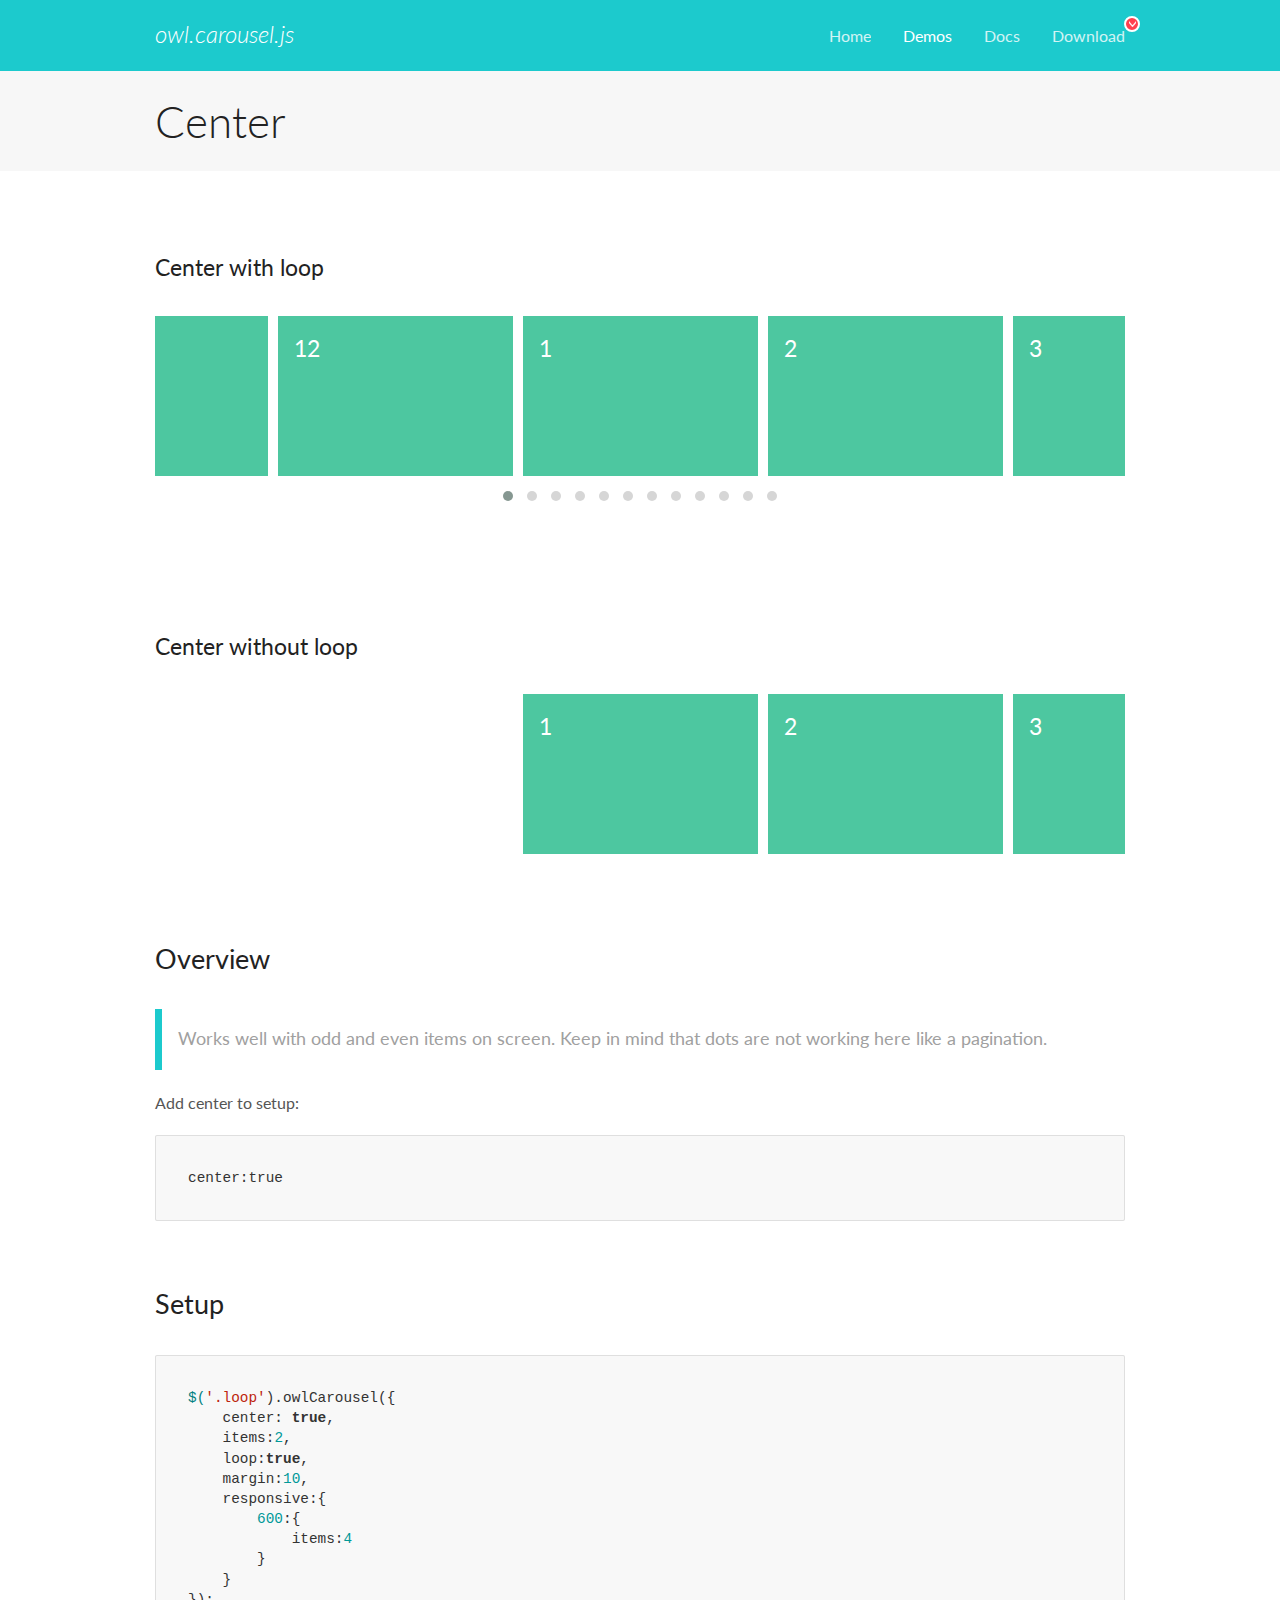
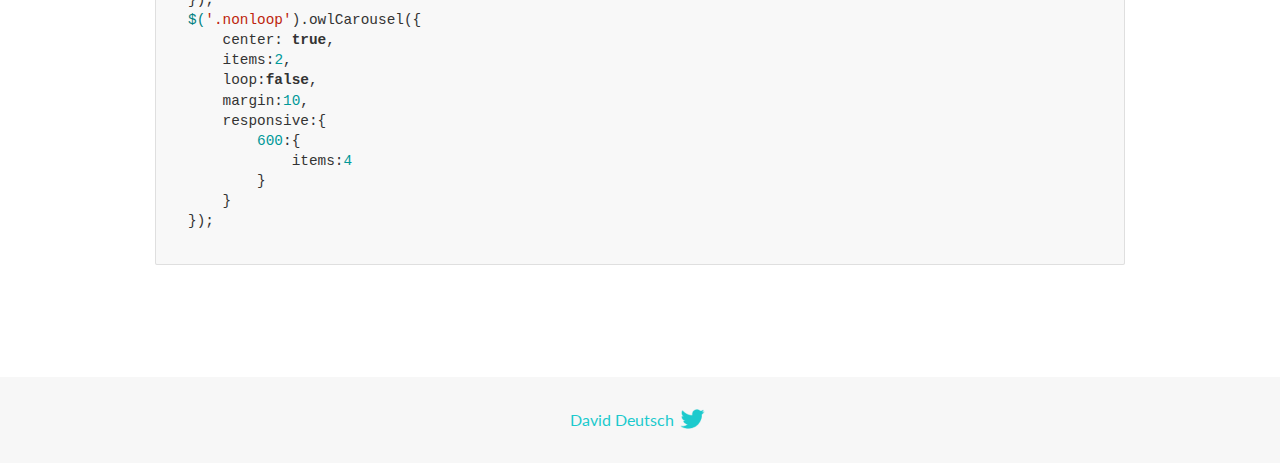
<file: assets/lib/OwlCarousel2-2.3.4/docs/demos/center.html>
<!DOCTYPE html>
<html lang="en">
  <head>

    <!-- head -->
    <meta charset="utf-8">
    <meta name="msapplication-tap-highlight" content="no" />
    <meta name="viewport" content="width=device-width, initial-scale=1.0" />
    <meta name="description" content="Center carousel">
    <meta name="author" content="David Deutsch">
    <title>
      Center Demo | Owl Carousel | 2.3.4
    </title>

    <!-- Stylesheets -->
    <link href='https://fonts.googleapis.com/css?family=Lato:300,400,700,400italic,300italic' rel='stylesheet' type='text/css'>
    <link rel="stylesheet" href="../assets/css/docs.theme.min.css">

    <!-- Owl Stylesheets -->
    <link rel="stylesheet" href="../assets/owlcarousel/assets/owl.carousel.min.css">
    <link rel="stylesheet" href="../assets/owlcarousel/assets/owl.theme.default.min.css">

    <!-- HTML5 shim and Respond.js IE8 support of HTML5 elements and media queries -->

    <!--[if lt IE 9]>
      <script src="https://oss.maxcdn.com/libs/html5shiv/3.7.0/html5shiv.js"></script>
      <script src="https://oss.maxcdn.com/libs/respond.js/1.3.0/respond.min.js"></script>
    <![endif]-->

    <!-- Favicons -->
    <link rel="apple-touch-icon-precomposed" sizes="144x144" href="../assets/ico/apple-touch-icon-144-precomposed.png">
    <link rel="shortcut icon" href="../assets/ico/favicon.png">
    <link rel="shortcut icon" href="favicon.ico">

    <!-- Yeah i know js should not be in header. Its required for demos.-->

    <!-- javascript -->
    <script src="../assets/vendors/jquery.min.js"></script>
    <script src="../assets/owlcarousel/owl.carousel.js"></script>
  </head>
  <body>

    <!-- header -->
    <header class="header">
      <div class="row">
        <div class="large-12 columns">
          <div class="brand left">
            <h3>
              <a href="/OwlCarousel2/">owl.carousel.js</a> 
            </h3>
          </div>
          <a id="toggle-nav" class="right">
            <span></span> <span></span> <span></span> 
          </a> 
          <div class="nav-bar">
            <ul class="clearfix">
              <li> <a href="/OwlCarousel2/index.html">Home</a>  </li>
              <li class="active">
                <a href="/OwlCarousel2/demos/demos.html">Demos</a> 
              </li>
              <li> <a href="/OwlCarousel2/docs/started-welcome.html">Docs</a>  </li>
              <li>
                <a href="https://github.com/OwlCarousel2/OwlCarousel2/archive/2.3.4.zip">Download</a> 
                <span class="download"></span> 
              </li>
            </ul>
          </div>
        </div>
      </div>
    </header>

    <!-- title -->
    <section class="title">
      <div class="row">
        <div class="large-12 columns">
          <h1>Center</h1>
        </div>
      </div>
    </section>

    <!--  Demos -->
    <section id="demos">
      <div class="row">
        <div class="large-12 columns">
          <h4 id="center-with-loop">Center with loop</h4>
          <div class="loop owl-carousel owl-theme">
            <div class="item">
              <h4>1</h4>
            </div>
            <div class="item">
              <h4>2</h4>
            </div>
            <div class="item">
              <h4>3</h4>
            </div>
            <div class="item">
              <h4>4</h4>
            </div>
            <div class="item">
              <h4>5</h4>
            </div>
            <div class="item">
              <h4>6</h4>
            </div>
            <div class="item">
              <h4>7</h4>
            </div>
            <div class="item">
              <h4>8</h4>
            </div>
            <div class="item">
              <h4>9</h4>
            </div>
            <div class="item">
              <h4>10</h4>
            </div>
            <div class="item">
              <h4>11</h4>
            </div>
            <div class="item">
              <h4>12</h4>
            </div>
          </div>
          <br>
          <h4 id="center-without-loop">Center without loop</h4>
          <div class="nonloop owl-carousel">
            <div class="item">
              <h4>1</h4>
            </div>
            <div class="item">
              <h4>2</h4>
            </div>
            <div class="item">
              <h4>3</h4>
            </div>
            <div class="item">
              <h4>4</h4>
            </div>
            <div class="item">
              <h4>5</h4>
            </div>
            <div class="item">
              <h4>6</h4>
            </div>
            <div class="item">
              <h4>7</h4>
            </div>
            <div class="item">
              <h4>8</h4>
            </div>
            <div class="item">
              <h4>9</h4>
            </div>
            <div class="item">
              <h4>10</h4>
            </div>
            <div class="item">
              <h4>11</h4>
            </div>
            <div class="item">
              <h4>12</h4>
            </div>
          </div>
          <h3 id="overview">Overview</h3>
          <blockquote>
            <p>Works well with odd and even items on screen. Keep in mind that dots are not working here like a pagination.</p>
          </blockquote>
          <p>Add center to setup:</p>
          <pre><code>center:true</code></pre>
          <h3 id="setup">Setup</h3>
          <pre><code>$(&#39;.loop&#39;).owlCarousel({
    center: true,
    items:2,
    loop:true,
    margin:10,
    responsive:{
        600:{
            items:4
        }
    }
});
$(&#39;.nonloop&#39;).owlCarousel({
    center: true,
    items:2,
    loop:false,
    margin:10,
    responsive:{
        600:{
            items:4
        }
    }
});</code></pre>
          <script>
            jQuery(document).ready(function($) {
              $('.loop').owlCarousel({
                center: true,
                items: 2,
                loop: true,
                margin: 10,
                responsive: {
                  600: {
                    items: 4
                  }
                }
              });
              $('.nonloop').owlCarousel({
                center: true,
                items: 2,
                loop: false,
                margin: 10,
                responsive: {
                  600: {
                    items: 4
                  }
                }
              });
            });
          </script>
        </div>
      </div>
    </section>

    <!-- footer -->
    <footer class="footer">
      <div class="row">
        <div class="large-12 columns">
          <h5>
            <a href="/OwlCarousel2/docs/support-contact.html">David Deutsch</a> 
            <a id="custom-tweet-button" href="https://twitter.com/share?url=https://github.com/OwlCarousel2/OwlCarousel2&text=Owl Carousel - This is so awesome! " target="_blank"></a> 
          </h5>
        </div>
      </div>
    </footer>

    <!-- vendors -->
    <script src="../assets/vendors/highlight.js"></script>
    <script src="../assets/js/app.js"></script>
  </body>
</html>
</file>
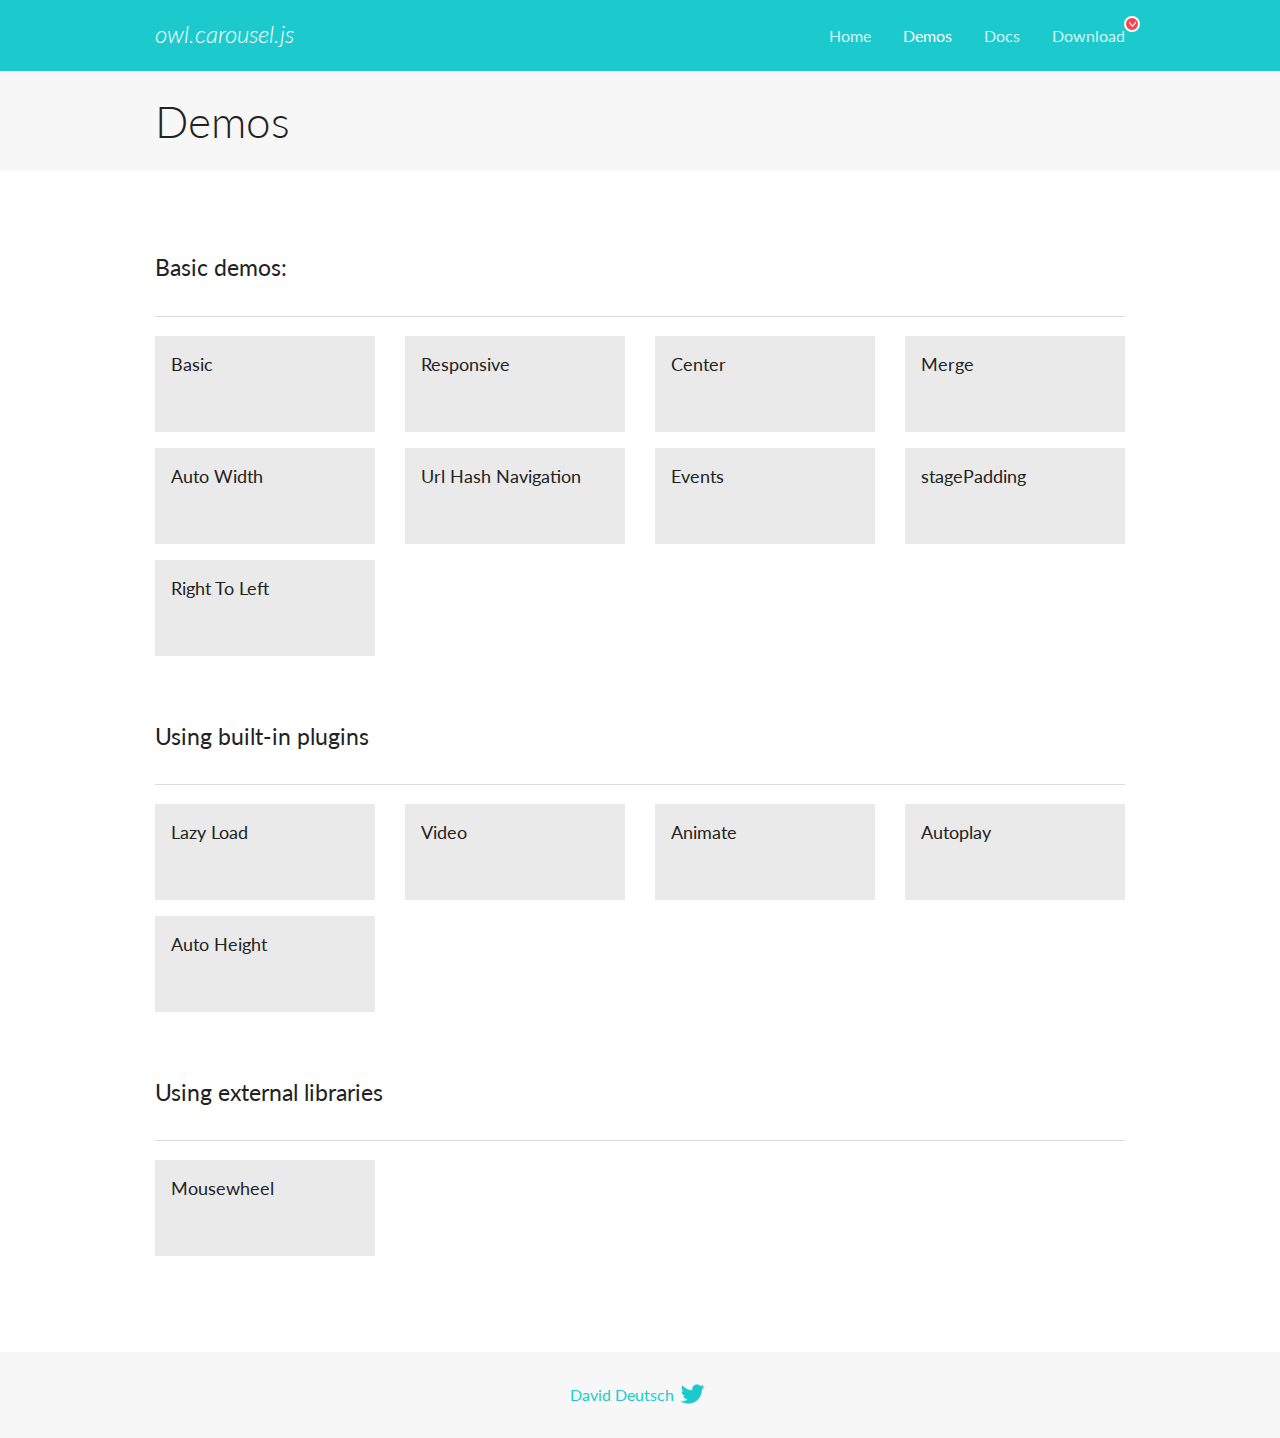
<file: assets/lib/OwlCarousel2-2.3.4/docs/demos/demos.html>
<!DOCTYPE html>
<html lang="en">
  <head>

    <!-- head -->
    <meta charset="utf-8">
    <meta name="msapplication-tap-highlight" content="no" />
    <meta name="viewport" content="width=device-width, initial-scale=1.0" />
    <meta name="description" content="A list of Owl Carousel examples.">
    <meta name="author" content="David Deutsch">
    <title>
      Demos | Owl Carousel | 2.3.4
    </title>

    <!-- Stylesheets -->
    <link href='https://fonts.googleapis.com/css?family=Lato:300,400,700,400italic,300italic' rel='stylesheet' type='text/css'>
    <link rel="stylesheet" href="../assets/css/docs.theme.min.css">

    <!-- Owl Stylesheets -->
    <link rel="stylesheet" href="../assets/owlcarousel/assets/owl.carousel.min.css">
    <link rel="stylesheet" href="../assets/owlcarousel/assets/owl.theme.default.min.css">

    <!-- HTML5 shim and Respond.js IE8 support of HTML5 elements and media queries -->

    <!--[if lt IE 9]>
      <script src="https://oss.maxcdn.com/libs/html5shiv/3.7.0/html5shiv.js"></script>
      <script src="https://oss.maxcdn.com/libs/respond.js/1.3.0/respond.min.js"></script>
    <![endif]-->

    <!-- Favicons -->
    <link rel="apple-touch-icon-precomposed" sizes="144x144" href="../assets/ico/apple-touch-icon-144-precomposed.png">
    <link rel="shortcut icon" href="../assets/ico/favicon.png">
    <link rel="shortcut icon" href="favicon.ico">

    <!-- Yeah i know js should not be in header. Its required for demos.-->

    <!-- javascript -->
    <script src="../assets/vendors/jquery.min.js"></script>
    <script src="../assets/owlcarousel/owl.carousel.js"></script>
  </head>
  <body>

    <!-- header -->
    <header class="header">
      <div class="row">
        <div class="large-12 columns">
          <div class="brand left">
            <h3>
              <a href="/OwlCarousel2/">owl.carousel.js</a> 
            </h3>
          </div>
          <a id="toggle-nav" class="right">
            <span></span> <span></span> <span></span> 
          </a> 
          <div class="nav-bar">
            <ul class="clearfix">
              <li> <a href="/OwlCarousel2/index.html">Home</a>  </li>
              <li class="active">
                <a href="/OwlCarousel2/demos/demos.html">Demos</a> 
              </li>
              <li> <a href="/OwlCarousel2/docs/started-welcome.html">Docs</a>  </li>
              <li>
                <a href="https://github.com/OwlCarousel2/OwlCarousel2/archive/2.3.4.zip">Download</a> 
                <span class="download"></span> 
              </li>
            </ul>
          </div>
        </div>
      </div>
    </header>

    <!-- title -->
    <section class="title">
      <div class="row">
        <div class="large-12 columns">
          <h1>Demos</h1>
        </div>
      </div>
    </section>

    <!--  Demos -->
    <section id="demos">
      <div class="row">
        <div class="large-12 columns">
          <h4 id="basic-demos-">Basic demos:</h4>
          <hr>
          <div class="demo-list">
            <div class="row">
              <div class="small-6 medium-4 large-3 columns">
                <a href="basic.html" class="demo-block">
                  <h5>Basic </h5>
                </a> 
              </div>
              <div class="small-6 medium-4 large-3 columns">
                <a href="responsive.html" class="demo-block">
                  <h5>Responsive </h5>
                </a> 
              </div>
              <div class="small-6 medium-4 large-3 columns">
                <a href="center.html" class="demo-block">
                  <h5>Center </h5>
                </a> 
              </div>
              <div class="small-6 medium-4 large-3 columns">
                <a href="merge.html" class="demo-block">
                  <h5>Merge </h5>
                </a> 
              </div>
              <div class="small-6 medium-4 large-3 columns">
                <a href="autowidth.html" class="demo-block">
                  <h5>Auto Width </h5>
                </a> 
              </div>
              <div class="small-6 medium-4 large-3 columns">
                <a href="urlhashnav.html" class="demo-block">
                  <h5>Url Hash Navigation </h5>
                </a> 
              </div>
              <div class="small-6 medium-4 large-3 columns">
                <a href="events.html" class="demo-block">
                  <h5>Events </h5>
                </a> 
              </div>
              <div class="small-6 medium-4 large-3 columns">
                <a href="stagepadding.html" class="demo-block">
                  <h5>stagePadding </h5>
                </a> 
              </div>
              <div class="small-6 medium-4 large-3 columns">
                <a href="rtl.html" class="demo-block">
                  <h5>Right To Left </h5>
                </a> 
              </div>
            </div>
          </div>
          <h4 id="using-built-in-plugins">Using built-in plugins</h4>
          <hr>
          <div class="demo-list">
            <div class="row">
              <div class="small-6 medium-4 large-3 columns">
                <a href="lazyLoad.html" class="demo-block">
                  <h5>Lazy Load </h5>
                </a> 
              </div>
              <div class="small-6 medium-4 large-3 columns">
                <a href="video.html" class="demo-block">
                  <h5>Video </h5>
                </a> 
              </div>
              <div class="small-6 medium-4 large-3 columns">
                <a href="animate.html" class="demo-block">
                  <h5>Animate </h5>
                </a> 
              </div>
              <div class="small-6 medium-4 large-3 columns">
                <a href="autoplay.html" class="demo-block">
                  <h5>Autoplay </h5>
                </a> 
              </div>
              <div class="small-6 medium-4 large-3 columns">
                <a href="autoheight.html" class="demo-block">
                  <h5>Auto Height </h5>
                </a> 
              </div>
            </div>
          </div>
          <h4 id="using-external-libraries">Using external libraries</h4>
          <hr>
          <div class="demo-list">
            <div class="row">
              <div class="small-6 medium-4 large-3 columns">
                <a href="mousewheel.html" class="demo-block">
                  <h5>Mousewheel </h5>
                </a> 
              </div>
            </div>
          </div>
        </div>
      </div>
    </section>

    <!-- footer -->
    <footer class="footer">
      <div class="row">
        <div class="large-12 columns">
          <h5>
            <a href="/OwlCarousel2/docs/support-contact.html">David Deutsch</a> 
            <a id="custom-tweet-button" href="https://twitter.com/share?url=https://github.com/OwlCarousel2/OwlCarousel2&text=Owl Carousel - This is so awesome! " target="_blank"></a> 
          </h5>
        </div>
      </div>
    </footer>

    <!-- vendors -->
    <script src="../assets/vendors/highlight.js"></script>
    <script src="../assets/js/app.js"></script>
  </body>
</html>
</file>
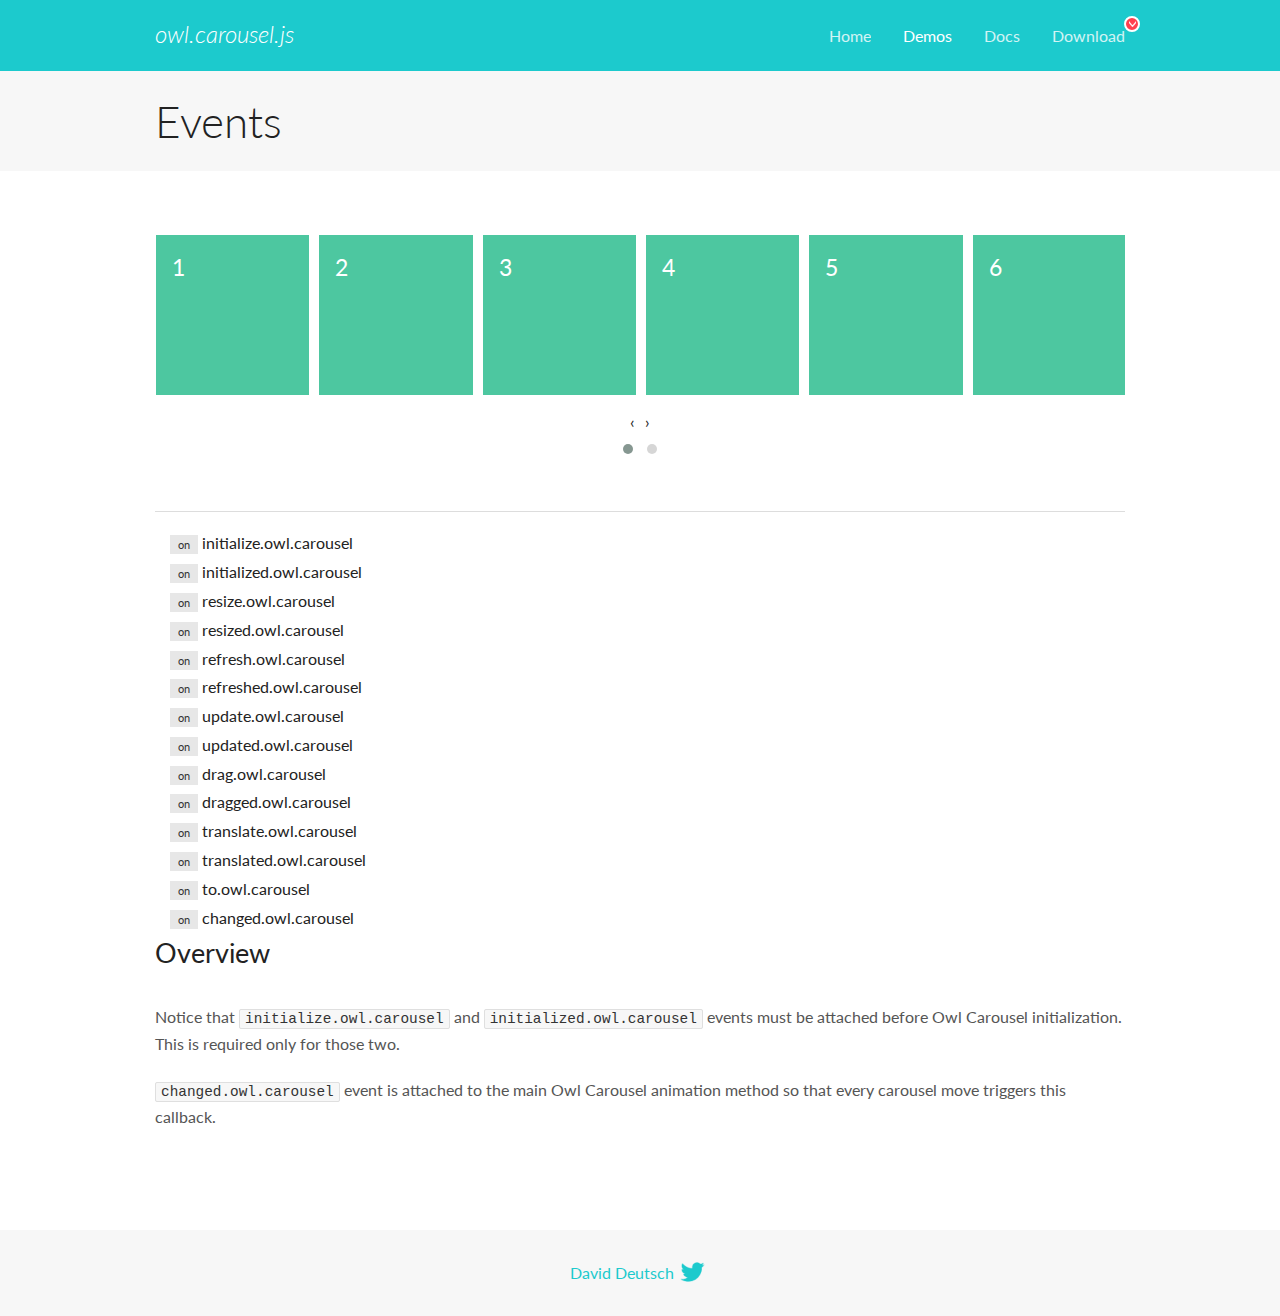
<file: assets/lib/OwlCarousel2-2.3.4/docs/demos/events.html>
<!DOCTYPE html>
<html lang="en">
  <head>

    <!-- head -->
    <meta charset="utf-8">
    <meta name="msapplication-tap-highlight" content="no" />
    <meta name="viewport" content="width=device-width, initial-scale=1.0" />
    <meta name="description" content="Events usage demo">
    <meta name="author" content="David Deutsch">
    <title>
      Events Demo | Owl Carousel | 2.3.4
    </title>

    <!-- Stylesheets -->
    <link href='https://fonts.googleapis.com/css?family=Lato:300,400,700,400italic,300italic' rel='stylesheet' type='text/css'>
    <link rel="stylesheet" href="../assets/css/docs.theme.min.css">

    <!-- Owl Stylesheets -->
    <link rel="stylesheet" href="../assets/owlcarousel/assets/owl.carousel.min.css">
    <link rel="stylesheet" href="../assets/owlcarousel/assets/owl.theme.default.min.css">

    <!-- HTML5 shim and Respond.js IE8 support of HTML5 elements and media queries -->

    <!--[if lt IE 9]>
      <script src="https://oss.maxcdn.com/libs/html5shiv/3.7.0/html5shiv.js"></script>
      <script src="https://oss.maxcdn.com/libs/respond.js/1.3.0/respond.min.js"></script>
    <![endif]-->

    <!-- Favicons -->
    <link rel="apple-touch-icon-precomposed" sizes="144x144" href="../assets/ico/apple-touch-icon-144-precomposed.png">
    <link rel="shortcut icon" href="../assets/ico/favicon.png">
    <link rel="shortcut icon" href="favicon.ico">

    <!-- Yeah i know js should not be in header. Its required for demos.-->

    <!-- javascript -->
    <script src="../assets/vendors/jquery.min.js"></script>
    <script src="../assets/owlcarousel/owl.carousel.js"></script>
  </head>
  <body>

    <!-- header -->
    <header class="header">
      <div class="row">
        <div class="large-12 columns">
          <div class="brand left">
            <h3>
              <a href="/OwlCarousel2/">owl.carousel.js</a> 
            </h3>
          </div>
          <a id="toggle-nav" class="right">
            <span></span> <span></span> <span></span> 
          </a> 
          <div class="nav-bar">
            <ul class="clearfix">
              <li> <a href="/OwlCarousel2/index.html">Home</a>  </li>
              <li class="active">
                <a href="/OwlCarousel2/demos/demos.html">Demos</a> 
              </li>
              <li> <a href="/OwlCarousel2/docs/started-welcome.html">Docs</a>  </li>
              <li>
                <a href="https://github.com/OwlCarousel2/OwlCarousel2/archive/2.3.4.zip">Download</a> 
                <span class="download"></span> 
              </li>
            </ul>
          </div>
        </div>
      </div>
    </header>

    <!-- title -->
    <section class="title">
      <div class="row">
        <div class="large-12 columns">
          <h1>Events</h1>
        </div>
      </div>
    </section>

    <!--  Demos -->
    <section id="demos">
      <div class="row">
        <div class="large-12 columns">
          <div class="owl-carousel owl-theme">
            <div class="item">
              <h4>1</h4>
            </div>
            <div class="item">
              <h4>2</h4>
            </div>
            <div class="item">
              <h4>3</h4>
            </div>
            <div class="item">
              <h4>4</h4>
            </div>
            <div class="item">
              <h4>5</h4>
            </div>
            <div class="item">
              <h4>6</h4>
            </div>
            <div class="item">
              <h4>7</h4>
            </div>
            <div class="item">
              <h4>8</h4>
            </div>
            <div class="item">
              <h4>9</h4>
            </div>
            <div class="item">
              <h4>10</h4>
            </div>
            <div class="item">
              <h4>11</h4>
            </div>
            <div class="item">
              <h4>12</h4>
            </div>
          </div>
          <hr>
          <div class="large-12 columns callbacks">
            <div><span class="label secondary initialize">on</span>  initialize.owl.carousel </div>
            <div><span class="label secondary initialized">on</span>  initialized.owl.carousel </div>
            <div><span class="label secondary resize">on</span>  resize.owl.carousel </div>
            <div><span class="label secondary resized">on</span>  resized.owl.carousel </div>
            <div><span class="label secondary refresh">on</span>  refresh.owl.carousel </div>
            <div><span class="label secondary refreshed">on</span>  refreshed.owl.carousel </div>
            <div><span class="label secondary update">on</span>  update.owl.carousel </div>
            <div><span class="label secondary updated">on</span>  updated.owl.carousel </div>
            <div><span class="label secondary drag">on</span>  drag.owl.carousel </div>
            <div><span class="label secondary dragged">on</span>  dragged.owl.carousel </div>
            <div><span class="label secondary translate">on</span>  translate.owl.carousel </div>
            <div><span class="label secondary translated">on</span>  translated.owl.carousel </div>
            <div><span class="label secondary to">on</span>  to.owl.carousel </div>
            <div><span class="label secondary changed">on</span>  changed.owl.carousel </div>
          </div>
          <h3 id="overview">Overview</h3>
          <p>Notice that <code>initialize.owl.carousel</code> and <code>initialized.owl.carousel</code> events must be attached before Owl Carousel initialization. This is required only for those two.</p>
          <p><code>changed.owl.carousel</code> event is attached to the main Owl Carousel animation method so that every carousel move triggers this callback.</p>
          <script>
            jQuery(document).ready(function($) {
              var owl = $('.owl-carousel');
              owl.on('initialize.owl.carousel initialized.owl.carousel ' +
                'initialize.owl.carousel initialize.owl.carousel ' +
                'resize.owl.carousel resized.owl.carousel ' +
                'refresh.owl.carousel refreshed.owl.carousel ' +
                'update.owl.carousel updated.owl.carousel ' +
                'drag.owl.carousel dragged.owl.carousel ' +
                'translate.owl.carousel translated.owl.carousel ' +
                'to.owl.carousel changed.owl.carousel',
                function(e) {
                  $('.' + e.type)
                    .removeClass('secondary')
                    .addClass('success');
                  window.setTimeout(function() {
                    $('.' + e.type)
                      .removeClass('success')
                      .addClass('secondary');
                  }, 500);
                });
              owl.owlCarousel({
                loop: true,
                nav: true,
                lazyLoad: true,
                margin: 10,
                video: true,
                responsive: {
                  0: {
                    items: 1
                  },
                  600: {
                    items: 3
                  },
                  960: {
                    items: 5,
                  },
                  1200: {
                    items: 6
                  }
                }
              });
            });
          </script>
        </div>
      </div>
    </section>

    <!-- footer -->
    <footer class="footer">
      <div class="row">
        <div class="large-12 columns">
          <h5>
            <a href="/OwlCarousel2/docs/support-contact.html">David Deutsch</a> 
            <a id="custom-tweet-button" href="https://twitter.com/share?url=https://github.com/OwlCarousel2/OwlCarousel2&text=Owl Carousel - This is so awesome! " target="_blank"></a> 
          </h5>
        </div>
      </div>
    </footer>

    <!-- vendors -->
    <script src="../assets/vendors/highlight.js"></script>
    <script src="../assets/js/app.js"></script>
  </body>
</html>
</file>
<file: assets/css/style.min.css>
*{padding:0;margin:0;box-sizing:border-box;font-family:pf_dintext_pro,helvetica,sans-serif}img{max-width:100%}.flex{display:-webkit-box;display:-webkit-flex;display:-ms-flexbox;display:flex}.overFlowHidden{overflow:hidden}a{cursor:pointer;display:block;text-decoration:none}header{width:100%;height:64px;position:fixed;background-color:#fff}header .header_content{padding:16px 82px;display:-webkit-box;display:-webkit-flex;display:-ms-flexbox;display:flex;justify-content:space-between;align-self:center}header .header_content .header_logo img{height:32px}header .header_content .header_logo img:hover{transform:scaleY(1.2)}header .header_content .header_menu{display:-webkit-box;display:-webkit-flex;display:-ms-flexbox;display:flex;align-items:center}header .header_content .header_menu .menu{cursor:pointer}header .header_content .header_menu .menu div{width:32px;height:2px;background-color:#170d50;margin-bottom:4px}header .header_content .header_menu .menu div:last-child{margin-bottom:0}header .header_content .header_menu .menu:hover{transform:scaleY(1.2)}aside{width:100%;height:100%;position:absolute;background-color:rgba(255,255,255,.7);display:none;z-index:99}aside.menu_active .menu_content{right:0}aside .menu_content{background-color:#170d50;padding:5em 25px 0;position:fixed;height:100%;width:300px;right:-300px;transition:all .3s}aside .menu_content .menu_close{position:absolute;right:30px;top:28px;cursor:pointer}aside .menu_content .menu_close img{height:40px}aside .menu_content .menu_close img:hover{transform:scaleY(1.2)}aside .menu_content li{list-style-type:none;margin-bottom:10px}aside .menu_content li a{font-size:24px;font-weight:700;color:#838096}aside .menu_content li a:hover{color:#f0e}section{padding-top:64px;padding-bottom:64px}section .region_content{margin-top:40px;padding:0 82px}section .region_content img{height:720px;width:100%}section .region_content p{font-size:28px;text-align:center;color:#170d50;margin-top:25px;font-weight:700}section .page_content{margin-top:80px;padding:0 82px}section .page_content .title_content{padding:15px 0;border-bottom:1px solid #170d50}section .page_content .title_content p{font-size:24px;font-weight:700;color:#170d50}section .page_content .info_content .info_title{font-size:24px;font-weight:700;color:#8c66a6;margin:25px 0}section .page_content .info_content .info_text{margin-left:80px}section .page_content .info_content .info_text p{font-size:20px;color:#170d50;margin-bottom:20px}section .page_content .info_content .info_text p:last-child{margin-bottom:0}footer{padding:64px 82px;background-color:#170d50}footer .footer_top{display:-webkit-box;display:-webkit-flex;display:-ms-flexbox;display:flex}footer .footer_top .footer_logo img{height:32px}footer .footer_top .footer_logo img:hover{transform:scaleY(1.2)}footer .footer_top ul{text-align:center;margin-left:250px}footer .footer_top ul li{list-style-type:none;margin-bottom:10px}footer .footer_top ul li a{font-size:24px;font-weight:700;color:#838096}footer .footer_top ul li a:hover{color:#f0e}footer .footer_bot{border-top:1px solid #fff;padding:25px 0;display:-webkit-box;display:-webkit-flex;display:-ms-flexbox;display:flex;justify-content:space-between;align-items:center}footer .footer_bot .linksBpx{display:-webkit-box;display:-webkit-flex;display:-ms-flexbox;display:flex}footer .footer_bot .linksBpx a{margin-right:15px}footer .footer_bot .linksBpx a:hover{transform:scaleY(1.2)}footer .footer_bot .companyFounded{font-size:16px;color:#fff}.owl-carousel{overflow:hidden}.owl-carousel .owl-item{width:306px;float:left}.owl-carousel .owl-nav{display:none!important}.slideBox{position:relative;background-color:#2c2d2d;margin-top:25px}.slideBox .slide_box{width:100%;height:420px;background-position:center;background-size:cover;background-repeat:no-repeat;padding:50px 10%;opacity:.7}.slideBox .slide_box .clinet_slide .slideTitle{font-size:24px;color:#170d50;font-weight:700}.slideBox .slide_box .clinet_slide .slideInfo{font-size:20px;color:#170d50;margin-top:25px}.slideBox .owl-dots{position:absolute;bottom:70px;left:60px;display:-webkit-box;display:-webkit-flex;display:-ms-flexbox;display:flex}.slideBox .owl-dots .owl-dot.active{background-color:#fff}.slideBox .owl-dots .owl-dot.active span{-webkit-border-radius:50%;-moz-border-radius:50%;-ms-border-radius:50%;-o-border-radius:50%;border-radius:50%}.slideBox .owl-dots button{padding:7px;border-radius:50%;display:-webkit-box;display:-webkit-flex;display:-ms-flexbox;display:flex;justify-content:center;align-items:center;border:none;margin-left:5px;background-color:rgba(102,102,102,.2)}.slideBox .owl-dots button span{width:8px;height:8px;background-color:#817667;-webkit-border-radius:50%;-moz-border-radius:50%;-ms-border-radius:50%;-o-border-radius:50%;border-radius:50%}.contactBox .addresBox{margin-top:25px}.contactBox .addresBox .addresTitl{font-size:24px;font-weight:700;color:#170d50}.contactBox .addresBox .addresInfoBox{margin-top:15px}.contactBox .addresBox .addresInfoBox p{font-size:18px;margin-bottom:5px;color:#170d50}.contactBox .addresBox .addresInfoBox p:last-child{margin-bottom:0}.eventsContent,.newsContent{margin-top:25px}.eventsContent .eventsBox,.eventsContent .newsBox,.newsContent .eventsBox,.newsContent .newsBox{display:-webkit-box;display:-webkit-flex;display:-ms-flexbox;display:flex;margin-bottom:10px}.eventsContent .eventsBox:last-child,.eventsContent .newsBox:last-child,.newsContent .eventsBox:last-child,.newsContent .newsBox:last-child{margin-bottom:0}.eventsContent .eventsBox .eventsIcon img,.eventsContent .eventsBox .newIcon img,.eventsContent .newsBox .eventsIcon img,.eventsContent .newsBox .newIcon img,.newsContent .eventsBox .eventsIcon img,.newsContent .eventsBox .newIcon img,.newsContent .newsBox .eventsIcon img,.newsContent .newsBox .newIcon img{height:120px}.eventsContent .eventsBox .eventsInfo_box,.eventsContent .eventsBox .newsInfo_box,.eventsContent .newsBox .eventsInfo_box,.eventsContent .newsBox .newsInfo_box,.newsContent .eventsBox .eventsInfo_box,.newsContent .eventsBox .newsInfo_box,.newsContent .newsBox .eventsInfo_box,.newsContent .newsBox .newsInfo_box{margin-left:25px}.eventsContent .eventsBox .eventsInfo_box .eventsTitle,.eventsContent .eventsBox .eventsInfo_box .newsTitle,.eventsContent .eventsBox .newsInfo_box .eventsTitle,.eventsContent .eventsBox .newsInfo_box .newsTitle,.eventsContent .newsBox .eventsInfo_box .eventsTitle,.eventsContent .newsBox .eventsInfo_box .newsTitle,.eventsContent .newsBox .newsInfo_box .eventsTitle,.eventsContent .newsBox .newsInfo_box .newsTitle,.newsContent .eventsBox .eventsInfo_box .eventsTitle,.newsContent .eventsBox .eventsInfo_box .newsTitle,.newsContent .eventsBox .newsInfo_box .eventsTitle,.newsContent .eventsBox .newsInfo_box .newsTitle,.newsContent .newsBox .eventsInfo_box .eventsTitle,.newsContent .newsBox .eventsInfo_box .newsTitle,.newsContent .newsBox .newsInfo_box .eventsTitle,.newsContent .newsBox .newsInfo_box .newsTitle{font-size:18px;font-weight:700;margin-bottom:10px;color:#170d50}.eventsContent .eventsBox .eventsInfo_box .eventsInfo,.eventsContent .eventsBox .eventsInfo_box .newsInfo,.eventsContent .eventsBox .newsInfo_box .eventsInfo,.eventsContent .eventsBox .newsInfo_box .newsInfo,.eventsContent .newsBox .eventsInfo_box .eventsInfo,.eventsContent .newsBox .eventsInfo_box .newsInfo,.eventsContent .newsBox .newsInfo_box .eventsInfo,.eventsContent .newsBox .newsInfo_box .newsInfo,.newsContent .eventsBox .eventsInfo_box .eventsInfo,.newsContent .eventsBox .eventsInfo_box .newsInfo,.newsContent .eventsBox .newsInfo_box .eventsInfo,.newsContent .eventsBox .newsInfo_box .newsInfo,.newsContent .newsBox .eventsInfo_box .eventsInfo,.newsContent .newsBox .eventsInfo_box .newsInfo,.newsContent .newsBox .newsInfo_box .eventsInfo,.newsContent .newsBox .newsInfo_box .newsInfo{font-size:16px;color:#170d50;margin-bottom:5px}.eventsContent .eventsBox .eventsInfo_box .infoLocation,.eventsContent .eventsBox .newsInfo_box .infoLocation,.eventsContent .newsBox .eventsInfo_box .infoLocation,.eventsContent .newsBox .newsInfo_box .infoLocation,.newsContent .eventsBox .eventsInfo_box .infoLocation,.newsContent .eventsBox .newsInfo_box .infoLocation,.newsContent .newsBox .eventsInfo_box .infoLocation,.newsContent .newsBox .newsInfo_box .infoLocation{display:-webkit-box;display:-webkit-flex;display:-ms-flexbox;display:flex;justify-content:space-between;color:#170d50;opacity:.8}.eventsContent .eventsBox .eventsInfo_box .infoLocation p,.eventsContent .eventsBox .newsInfo_box .infoLocation p,.eventsContent .newsBox .eventsInfo_box .infoLocation p,.eventsContent .newsBox .newsInfo_box .infoLocation p,.newsContent .eventsBox .eventsInfo_box .infoLocation p,.newsContent .eventsBox .newsInfo_box .infoLocation p,.newsContent .newsBox .eventsInfo_box .infoLocation p,.newsContent .newsBox .newsInfo_box .infoLocation p{font-size:13px}@media (max-width:1200px){section .region_content img{height:480px}}@media (max-width:768px){header .header_content{padding:16px 42px}section .region_content{padding:0 42px}section .region_content img{height:330px}section .region_content p{font-size:20px}section .page_content{padding:0 42px;margin-top:40px}section .page_content .title_content{padding:10px 0}section .page_content .title_content p{font-size:20px}section .page_content .info_content .info_title{margin:15px 0;font-size:18px}section .page_content .info_content .info_text{margin-left:40px}section .page_content .info_content .info_text p{font-size:16px}footer{padding:34px 42px}footer .footer_top{flex-direction:column}footer .footer_top ul{margin-left:0;margin-top:15px}footer .footer_top ul li a{font-size:20px}footer .footer_bot{flex-direction:column}footer .footer_bot .companyFounded{margin-top:10px;font-size:13px}.contactBox .addresBox{margin-top:15px}.contactBox .addresBox .addresTitl{font-size:20px}.contactBox .addresBox .addresInfoBox p{font-size:16px}}@media (max-width:480px){header .header_content{padding:16px 22px}section .region_content{padding:0 22px;margin-top:20px}section .region_content img{height:290px}section .region_content p{font-size:18px}section .page_content{padding:0 22px;margin-top:20px}section .page_content .title_content p{font-size:18px}section .page_content .info_content .info_title{font-size:16px}section .page_content .info_content .info_text{margin-left:20px}section .page_content .info_content .info_text p{font-size:14px}footer{padding:22px}footer .footer_top ul li a{font-size:16px}footer .footer_bot img{height:40px}aside .menu_content{width:185px;right:-185px}aside .menu_content li a{font-size:20px}.contactBox .addresBox .addresTitl{font-size:18px}.contactBox .addresBox .addresInfoBox p{font-size:14px}.eventsContent .eventsBox,.eventsContent .newsBox,.newsContent .eventsBox,.newsContent .newsBox{flex-direction:column}.eventsContent .eventsBox .eventsInfo_box,.eventsContent .eventsBox .newsInfo_box,.eventsContent .newsBox .eventsInfo_box,.eventsContent .newsBox .newsInfo_box,.newsContent .eventsBox .eventsInfo_box,.newsContent .eventsBox .newsInfo_box,.newsContent .newsBox .eventsInfo_box,.newsContent .newsBox .newsInfo_box{margin-left:0}.eventsContent .eventsBox .eventsInfo_box .eventsTitle,.eventsContent .eventsBox .eventsInfo_box .newsTitle,.eventsContent .eventsBox .newsInfo_box .eventsTitle,.eventsContent .eventsBox .newsInfo_box .newsTitle,.eventsContent .newsBox .eventsInfo_box .eventsTitle,.eventsContent .newsBox .eventsInfo_box .newsTitle,.eventsContent .newsBox .newsInfo_box .eventsTitle,.eventsContent .newsBox .newsInfo_box .newsTitle,.newsContent .eventsBox .eventsInfo_box .eventsTitle,.newsContent .eventsBox .eventsInfo_box .newsTitle,.newsContent .eventsBox .newsInfo_box .eventsTitle,.newsContent .eventsBox .newsInfo_box .newsTitle,.newsContent .newsBox .eventsInfo_box .eventsTitle,.newsContent .newsBox .eventsInfo_box .newsTitle,.newsContent .newsBox .newsInfo_box .eventsTitle,.newsContent .newsBox .newsInfo_box .newsTitle{margin-top:10px}.eventsContent .eventsBox .eventsInfo_box .eventsInfo,.eventsContent .eventsBox .eventsInfo_box .newsInfo,.eventsContent .eventsBox .newsInfo_box .eventsInfo,.eventsContent .eventsBox .newsInfo_box .newsInfo,.eventsContent .newsBox .eventsInfo_box .eventsInfo,.eventsContent .newsBox .eventsInfo_box .newsInfo,.eventsContent .newsBox .newsInfo_box .eventsInfo,.eventsContent .newsBox .newsInfo_box .newsInfo,.newsContent .eventsBox .eventsInfo_box .eventsInfo,.newsContent .eventsBox .eventsInfo_box .newsInfo,.newsContent .eventsBox .newsInfo_box .eventsInfo,.newsContent .eventsBox .newsInfo_box .newsInfo,.newsContent .newsBox .eventsInfo_box .eventsInfo,.newsContent .newsBox .eventsInfo_box .newsInfo,.newsContent .newsBox .newsInfo_box .eventsInfo,.newsContent .newsBox .newsInfo_box .newsInfo{margin-top:5px}}
</file>
